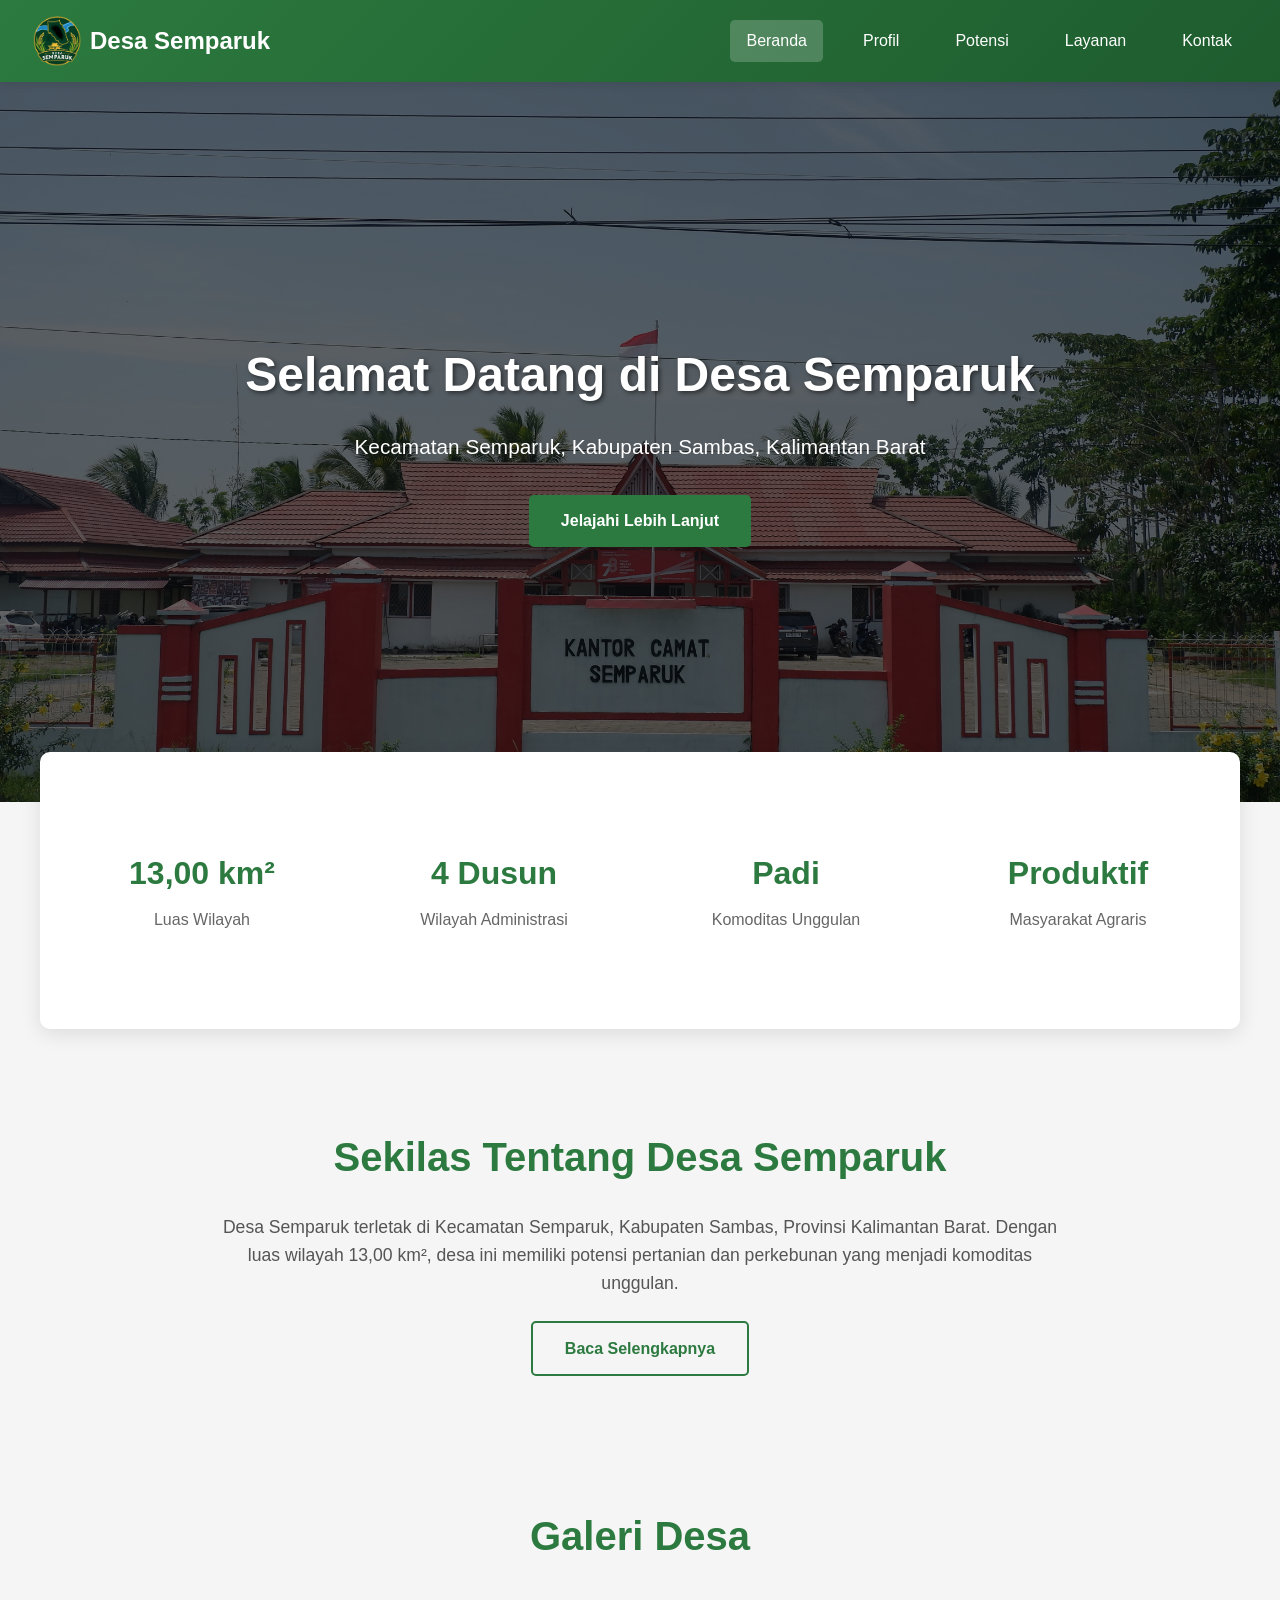
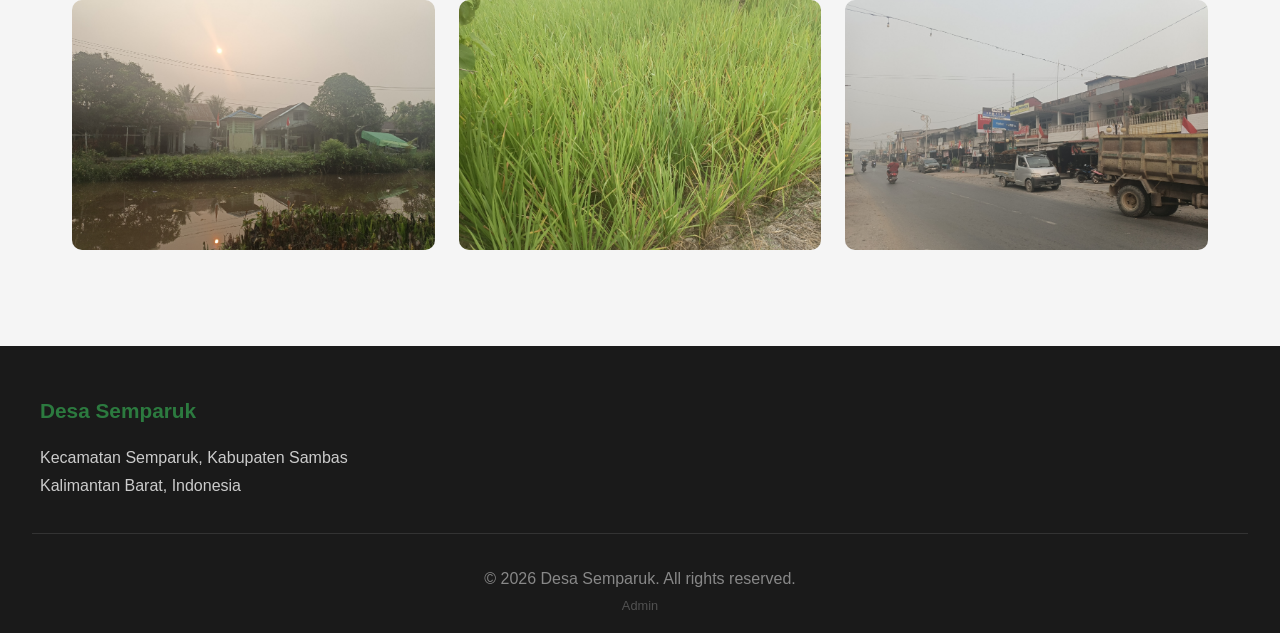
<file: index.html>
<!DOCTYPE html>
<html lang="id">
<head>
  <meta charset="UTF-8" />
  <meta name="viewport" content="width=device-width, initial-scale=1.0"/>
  <meta name="description" content="Website Desa Semparuk, Kecamatan Semparuk, Kabupaten Sambas, Kalimantan Barat"/>
  <title>Desa Semparuk – Profil, Potensi, dan Informasi Desa</title>

<meta name="description" content="Website Desa Semparuk yang menyediakan informasi profil, potensi, layanan, dan berbagai informasi tentang Desa Semparuk.">

<meta name="robots" content="index, follow">

<link rel="canonical" href="https://desasemparuk.site.je/">
  <link rel="stylesheet" href="style.css" />
</head>
<body>
  <header>
    <div class="logo">
      <img src="4447-removebg-preview.png" alt="Logo" class="logo-img"/>
      <span>Desa Semparuk</span>
    </div>
    <nav>
      <a href="index.html" class="active">Beranda</a>
      <a href="profil.html">Profil</a>
      <a href="potensi.html">Potensi</a>
      <a href="layanan.html">Layanan</a>
      <a href="kontak.html">Kontak</a>
    </nav>
    <button class="menu-toggle" id="menuToggle">☰</button>
  </header>

  <section class="hero">
    <div class="hero-content">
      <h1 id="cms-hero-title">Selamat Datang di Desa Semparuk</h1>
      <p id="cms-hero-subtitle">Kecamatan Semparuk, Kabupaten Sambas, Kalimantan Barat</p>
      <a href="profil.html" class="btn">Jelajahi Lebih Lanjut</a>
    </div>
  </section>

  <section class="stats" id="cms-stats">
    <div class="stat-card">
      <h3> 13,00 km²</h3>
      <p>Luas Wilayah</p>
    </div>
    <div class="stat-card">
      <h3>4 Dusun</h3>
      <p>Wilayah Administrasi</p>
    </div>
    <div class="stat-card">
      <h3>Padi</h3>
      <p>Komoditas Unggulan</p>
    </div>
    <div class="stat-card">
  <h3>Produktif</h3>
  <p>Masyarakat Agraris</p>
</div>
  </section>

  <section class="intro">
    <h2 id="cms-intro-title">Sekilas Tentang Desa Semparuk</h2>
    <p id="cms-intro-text">Desa Semparuk terletak di Kecamatan Semparuk, Kabupaten Sambas, Provinsi Kalimantan Barat. Dengan luas wilayah  13,00 km², desa ini memiliki potensi pertanian dan perkebunan yang menjadi komoditas unggulan.</p>
    <a href="profil.html" class="btn btn-secondary">Baca Selengkapnya</a>
  </section>

  <section class="gallery">
    <h2>Galeri Desa</h2>
    <div class="gallery-grid">
      <img src="IMG_20260830_070207_433.jpg" alt="Suasana Lorong"/>
      <img src="IMG_20260830_064853_852.jpg" alt="Padi"/>
      <img src="IMG_20260830_070400_367.jpg" alt="Pasar Semparuk"/>
    </div>
  </section>

  <footer>
    <div class="footer-content">
      <div class="footer-section">
        <h3>Desa Semparuk</h3>
        <p>Kecamatan Semparuk, Kabupaten Sambas<br/>Kalimantan Barat, Indonesia</p>
      </div>
    </div>
    <div class="footer-bottom">
      <p>&copy; 2026 Desa Semparuk. All rights reserved.</p>
      <p><a href="admin-login.html" style="opacity:0.5;font-size:0.8rem;">Admin</a></p>
    </div>
  </footer>

  <script src="config.js"></script>
  <script src="script.js"></script>
  <script src="cms.js"></script>
</body>
</html>
</file>
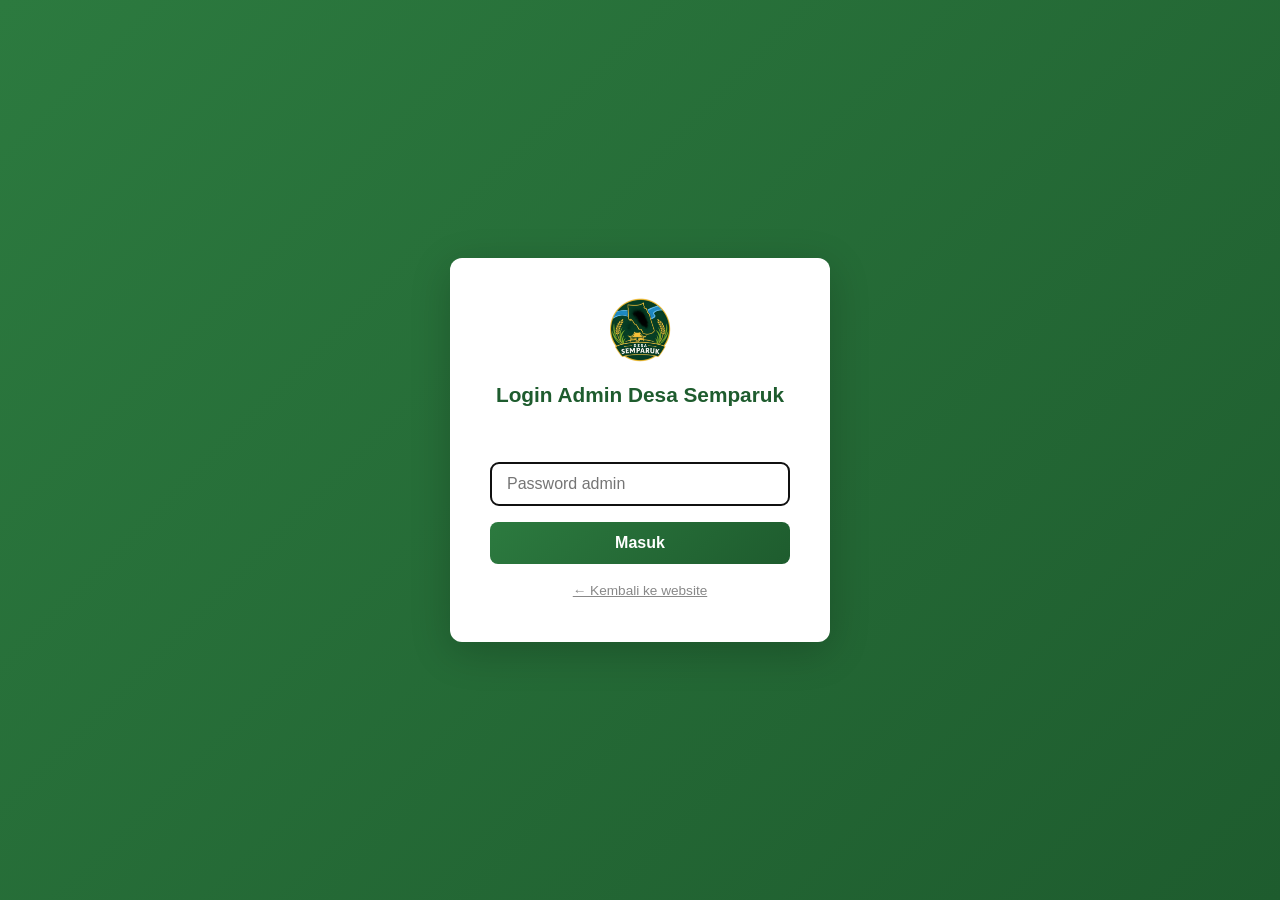
<file: admin-dashboard.html>
<!DOCTYPE html>
<html lang="id">
<head>
  <meta charset="UTF-8" />
  <meta name="viewport" content="width=device-width, initial-scale=1.0"/>
  <meta name="robots" content="noindex, nofollow">
  <title>Dashboard Admin – Desa Semparuk</title>
  <link rel="stylesheet" href="admin.css" />
</head>
<body>
  <div class="admin-layout">
    <aside class="admin-sidebar">
      <div class="brand">🌿 Admin Desa Semparuk</div>
      <nav>
        <a href="#" id="nav-beranda" data-section="beranda" class="active">Beranda</a>
        <a href="#" id="nav-profil" data-section="profil">Profil</a>
        <a href="#" id="nav-potensi" data-section="potensi">Potensi</a>
        <a href="#" id="nav-layanan" data-section="layanan">Layanan</a>
        <a href="#" id="nav-kontak" data-section="kontak">Kontak</a>
        <a href="#" id="nav-ulasan" data-section="ulasan">Ulasan Pengunjung</a>
        <a href="#" id="nav-pengaturan" data-section="pengaturan">Pengaturan</a>
      </nav>
      <a href="index.html" target="_blank" class="logout" style="margin-top:1rem;">↗ Lihat Website</a>
      <a class="logout" id="logoutBtn">⏻ Keluar</a>
    </aside>

    <main class="admin-main">

      <!-- BERANDA -->
      <div class="admin-panel active" id="panel-beranda">
        <h1>Beranda</h1>
        <p class="subtitle">Kelola konten yang tampil di halaman utama website.</p>
        <div id="form-beranda"></div>
        <button class="btn-save" id="save-beranda" data-section="beranda">Simpan Perubahan</button>
        <span class="save-status" id="status-beranda"></span>
      </div>

      <!-- PROFIL -->
      <div class="admin-panel" id="panel-profil">
        <h1>Profil Desa</h1>
        <p class="subtitle">Kelola sejarah, visi misi, data geografis, pemerintahan, dan lainnya.</p>
        <div id="form-profil"></div>
        <button class="btn-save" id="save-profil" data-section="profil">Simpan Perubahan</button>
        <span class="save-status" id="status-profil"></span>
      </div>

      <!-- POTENSI -->
      <div class="admin-panel" id="panel-potensi">
        <h1>Potensi Desa</h1>
        <p class="subtitle">Kelola daftar potensi yang ditampilkan di halaman Potensi.</p>
        <div id="form-potensi"></div>
        <button class="btn-save" id="save-potensi" data-section="potensi">Simpan Perubahan</button>
        <span class="save-status" id="status-potensi"></span>
      </div>

      <!-- LAYANAN -->
      <div class="admin-panel" id="panel-layanan">
        <h1>Layanan Publik</h1>
        <p class="subtitle">Kelola kategori layanan dan jam pelayanan kantor desa.</p>
        <div id="form-layanan"></div>
        <button class="btn-save" id="save-layanan" data-section="layanan">Simpan Perubahan</button>
        <span class="save-status" id="status-layanan"></span>
      </div>

      <!-- KONTAK -->
      <div class="admin-panel" id="panel-kontak">
        <h1>Kontak</h1>
        <p class="subtitle">Kelola informasi kontak yang tampil di halaman Kontak.</p>
        <div id="form-kontak"></div>
        <button class="btn-save" id="save-kontak" data-section="kontak">Simpan Perubahan</button>
        <span class="save-status" id="status-kontak"></span>
      </div>

      <!-- ULASAN -->
      <div class="admin-panel" id="panel-ulasan">
        <h1>Ulasan Pengunjung</h1>
        <p class="subtitle">Lihat dan hapus ulasan yang dikirim pengunjung lewat halaman Kontak.</p>
        <div id="reviewsList"></div>
      </div>

      <!-- PENGATURAN -->
      <div class="admin-panel" id="panel-pengaturan">
        <h1>Pengaturan</h1>
        <p class="subtitle">Ganti password admin.</p>
        <div class="field-group">
          <label class="field-label">Password Lama</label>
          <input type="password" id="oldPassword" />
          <br/><br/>
          <label class="field-label">Password Baru (minimal 6 karakter)</label>
          <input type="password" id="newPassword" />
        </div>
        <button class="btn-save" id="changePasswordBtn">Ganti Password</button>
        <span class="save-status" id="passwordStatus"></span>
      </div>

    </main>
  </div>

  <script src="config.js"></script>
  <script src="admin.js"></script>
</body>
</html>
</file>
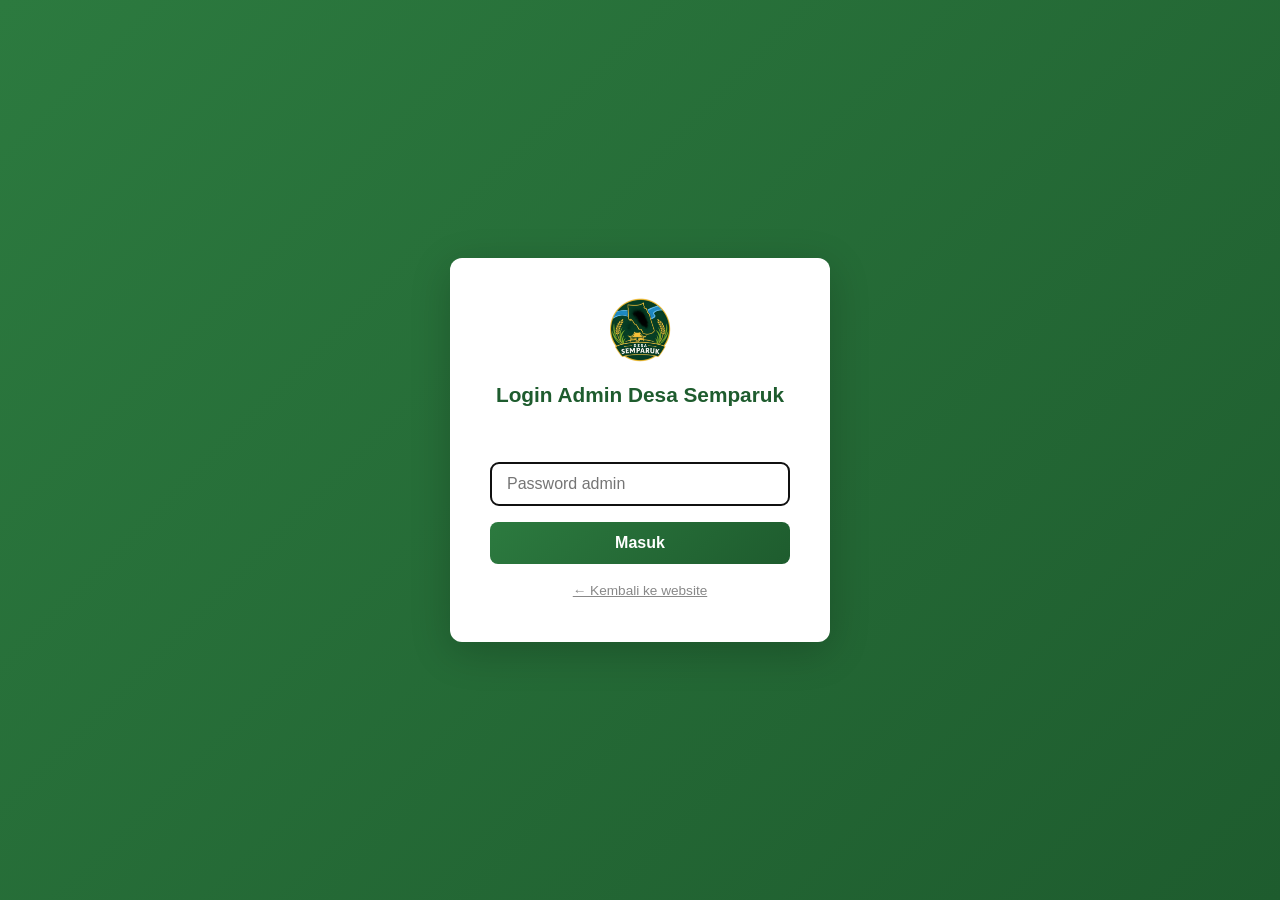
<file: admin-login.html>
<!DOCTYPE html>
<html lang="id">
<head>
  <meta charset="UTF-8" />
  <meta name="viewport" content="width=device-width, initial-scale=1.0"/>
  <meta name="robots" content="noindex, nofollow">
  <title>Login Admin – Desa Semparuk</title>
  <link rel="stylesheet" href="admin.css" />
</head>
<body>
  <div class="login-wrap">
    <div class="login-card">
      <img src="4447-removebg-preview.png" alt="Logo" />
      <h1>Login Admin Desa Semparuk</h1>
      <div class="msg" id="loginMsg"></div>
      <form id="loginForm">
        <input type="password" id="password" placeholder="Password admin" required autofocus />
        <button type="submit" id="loginBtn">Masuk</button>
      </form>
      <a href="index.html" class="back-link">&larr; Kembali ke website</a>
    </div>
  </div>

  <script src="config.js"></script>
  <script>
    const form = document.getElementById('loginForm');
    const msg = document.getElementById('loginMsg');
    const btn = document.getElementById('loginBtn');

    // Jika sudah login, langsung ke dashboard
    if (sessionStorage.getItem('adminToken')) {
      window.location.href = 'admin-dashboard.html';
    }

    form.addEventListener('submit', async (e) => {
      e.preventDefault();
      const password = document.getElementById('password').value;
      msg.textContent = '';
      btn.disabled = true;
      btn.textContent = 'Memeriksa...';

      try {
        const res = await fetch(GOOGLE_SCRIPT_URL, {
          method: 'POST',
          headers: { 'Content-Type': 'text/plain;charset=utf-8' },
          body: JSON.stringify({ action: 'login', password })
        });
        const data = await res.json();

        if (data.success) {
          sessionStorage.setItem('adminToken', data.token);
          window.location.href = 'admin-dashboard.html';
        } else {
          msg.textContent = data.error || 'Login gagal.';
        }
      } catch (err) {
        msg.textContent = 'Tidak bisa terhubung ke server. Cek koneksi & pengaturan URL Apps Script.';
      } finally {
        btn.disabled = false;
        btn.textContent = 'Masuk';
      }
    });
  </script>
</body>
</html>
</file>
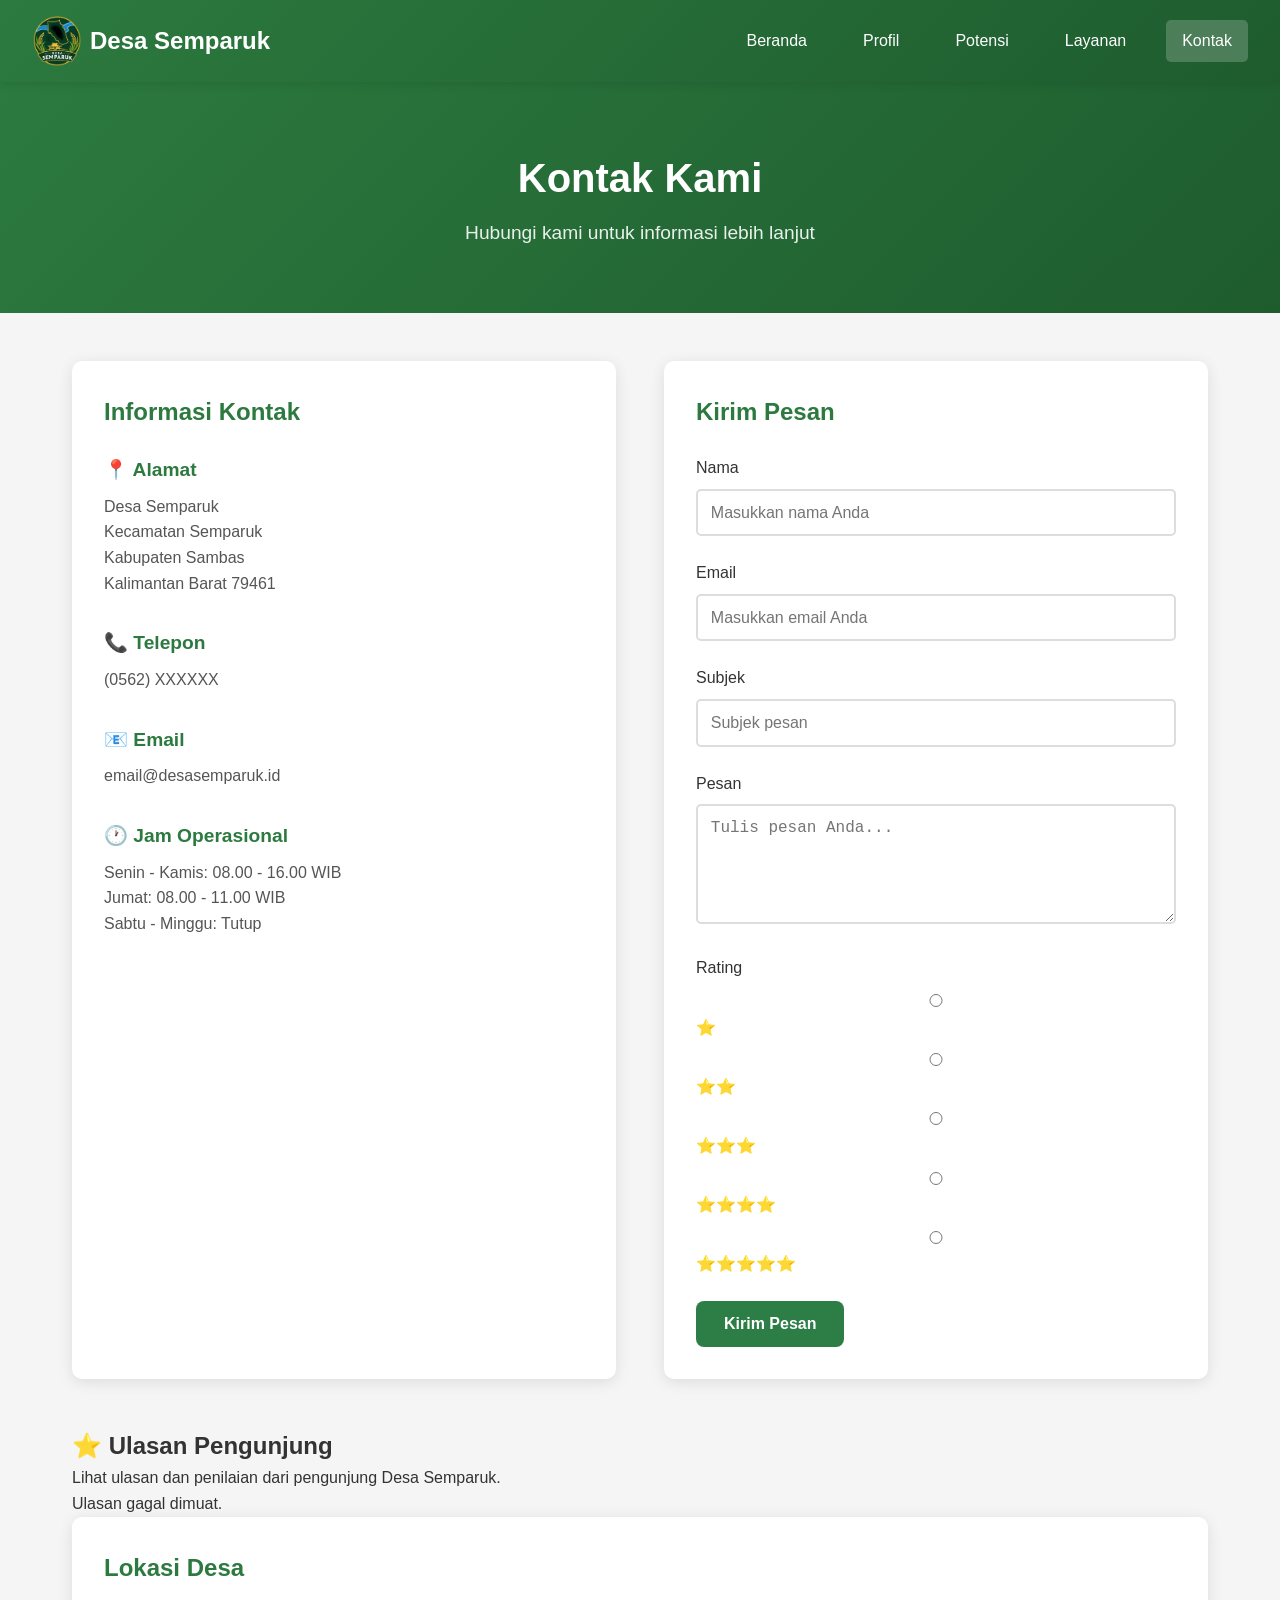
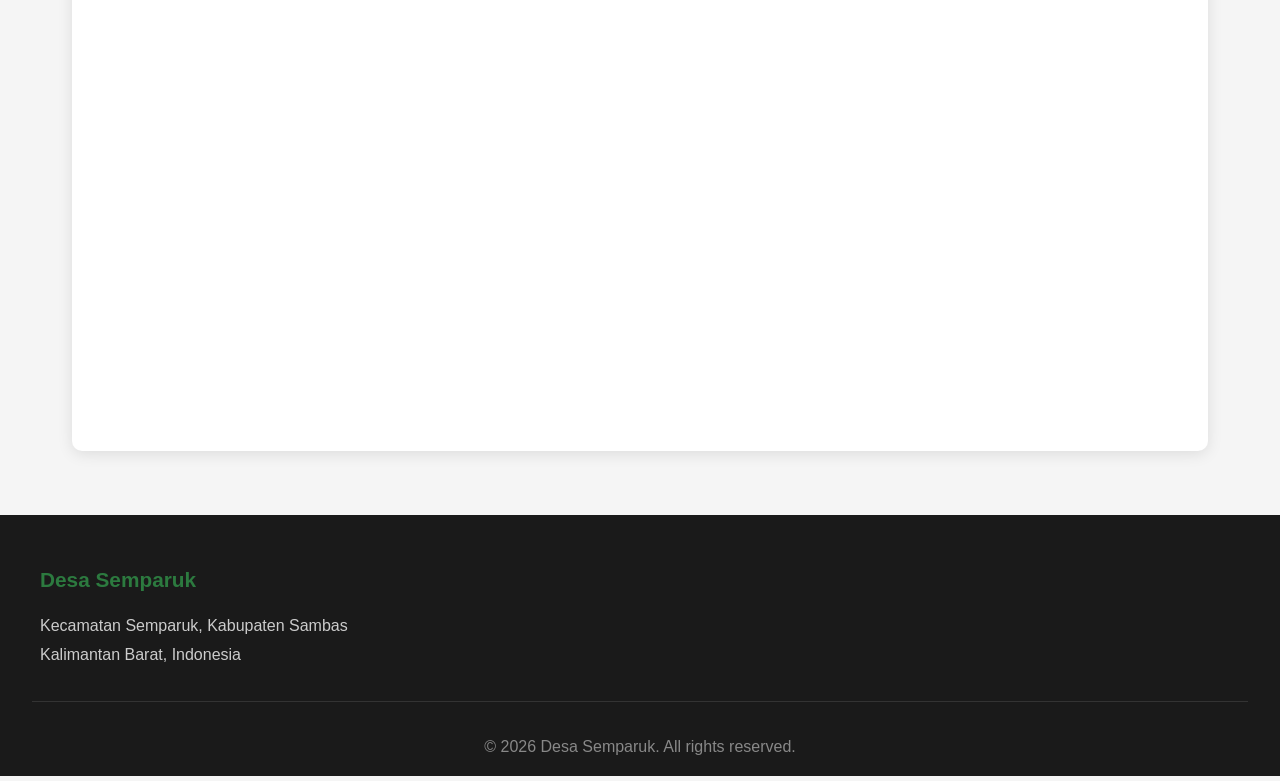
<file: kontak.html>
<!DOCTYPE html>
<html lang="id">

<head>
  <meta charset="UTF-8" />
  <meta name="viewport" content="width=device-width, initial-scale=1.0" />
  <title>Kontak Desa Semparuk – Hubungi Kami</title>
<meta name="description" content="Halaman kontak dan informasi untuk menghubungi Desa Semparuk.">
  <link rel="stylesheet" href="style.css" />
</head>

<body>

  <!-- ===== HEADER ===== -->
  <header>
    <div class="logo">
      <img
        src="4447-removebg-preview.png"
        alt="Logo Desa Semparuk"
        class="logo-img"
      />
      <span>Desa Semparuk</span>
    </div>

    <nav>
      <a href="index.html">Beranda</a>
      <a href="profil.html">Profil</a>
      <a href="potensi.html">Potensi</a>
      <a href="layanan.html">Layanan</a>
      <a href="kontak.html" class="active">Kontak</a>
    </nav>

    <button class="menu-toggle" id="menuToggle">☰</button>
  </header>


  <!-- ===== PAGE HEADER ===== -->
  <section class="page-header">
    <h1>Kontak Kami</h1>
    <p>Hubungi kami untuk informasi lebih lanjut</p>
  </section>


  <!-- ===== CONTENT ===== -->
  <section class="content">

    <div class="kontak-wrapper">

      <!-- ===== INFORMASI KONTAK ===== -->
      <div class="kontak-info">

        <h2>Informasi Kontak</h2>

        <div class="info-item">
          <h3>📍 Alamat</h3>
          <p id="cms-alamat">
            Desa Semparuk<br />
            Kecamatan Semparuk<br />
            Kabupaten Sambas<br />
            Kalimantan Barat 79461
          </p>
        </div>

        <div class="info-item">
          <h3>📞 Telepon</h3>
          <p id="cms-telepon">(0562) XXXXXX</p>
        </div>

        <div class="info-item">
          <h3>📧 Email</h3>
          <p id="cms-email">email@desasemparuk.id</p>
        </div>

        <div class="info-item">
          <h3>🕐 Jam Operasional</h3>
          <p id="cms-jam-operasional">
            Senin - Kamis: 08.00 - 16.00 WIB<br />
            Jumat: 08.00 - 11.00 WIB<br />
            Sabtu - Minggu: Tutup
          </p>
        </div>

      </div>


      <!-- ===== FORM KONTAK ===== -->
      <div class="kontak-form">

        <h2>Kirim Pesan</h2>

        <form id="contactForm">

          <div class="form-group">
            <label for="nama">Nama</label>

            <input
              type="text"
              id="nama"
              name="nama"
              placeholder="Masukkan nama Anda"
              required
            />
          </div>


          <div class="form-group">
            <label for="email">Email</label>

            <input
              type="email"
              id="email"
              name="email"
              placeholder="Masukkan email Anda"
              required
            />
          </div>


          <div class="form-group">
            <label for="subjek">Subjek</label>

            <input
              type="text"
              id="subjek"
              name="subjek"
              placeholder="Subjek pesan"
              required
            />
          </div>


          <div class="form-group">
            <label for="pesan">Pesan</label>

            <textarea
              id="pesan"
              name="pesan"
              rows="5"
              placeholder="Tulis pesan Anda..."
              required
            ></textarea>
          </div>


          <!-- ===== RATING ===== -->
          <div class="form-group">

            <label>Rating</label>

            <div class="rating-input">

              <label>
                <input
                  type="radio"
                  name="rating"
                  value="1"
                  required
                />
                ⭐
              </label>

              <label>
                <input
                  type="radio"
                  name="rating"
                  value="2"
                />
                ⭐⭐
              </label>

              <label>
                <input
                  type="radio"
                  name="rating"
                  value="3"
                />
                ⭐⭐⭐
              </label>

              <label>
                <input
                  type="radio"
                  name="rating"
                  value="4"
                />
                ⭐⭐⭐⭐
              </label>

              <label>
                <input
                  type="radio"
                  name="rating"
                  value="5"
                />
                ⭐⭐⭐⭐⭐
              </label>

            </div>

          </div>


          <button type="submit" class="btn">
            Kirim Pesan
          </button>

        </form>

      </div>

    </div>


    <!-- ===== ULASAN PENGUNJUNG ===== -->

    <div class="ulasan-section">

      <h2>⭐ Ulasan Pengunjung</h2>

      <p class="ulasan-intro">
        Lihat ulasan dan penilaian dari pengunjung Desa Semparuk.
      </p>

      <div id="ulasanContainer">

        <p id="loadingUlasan">
          Memuat ulasan...
        </p>

        <div id="daftarUlasan"></div>

      </div>

    </div>


    <!-- ===== LOKASI DESA ===== -->

    <div class="map-section">

      <h2>Lokasi Desa</h2>

      <div class="map-container">

        <iframe
          src="https://www.google.com/maps/embed?pb=!1m18!1m12!1m3!1d18974.86491471189!2d109.10151152522246!3d1.1787715364190103!2m3!1f0!2f0!3f0!3m2!1i1024!2i768!4f13.1!3m3!1m2!1s0x31e49df1788b9505%3A0x7a98b74405d9af21!2sKec.%20Semparuk%2C%20Kabupaten%20Sambas%2C%20Kalimantan%20Barat!5e0!3m2!1sid!2sid!4v1787822150719!5m2!1sid!2sid"
          width="100%"
          height="400"
          style="border:0;"
          allowfullscreen
          loading="lazy"
          referrerpolicy="strict-origin-when-cross-origin">
        </iframe>

      </div>

    </div>

  </section>


  <!-- ===== FOOTER ===== -->

  <footer>

    <div class="footer-content">

      <div class="footer-section">

        <h3>Desa Semparuk</h3>

        <p>
          Kecamatan Semparuk, Kabupaten Sambas<br />
          Kalimantan Barat, Indonesia
        </p>

      </div>

    </div>

    <div class="footer-bottom">

      <p>
        &copy; 2026 Desa Semparuk. All rights reserved.
      </p>

    </div>

  </footer>


  <!-- ===== JAVASCRIPT ===== -->

  <script src="config.js"></script>
  <script src="script.js"></script>
  <script src="cms.js"></script>

</body>
</html>
</file>
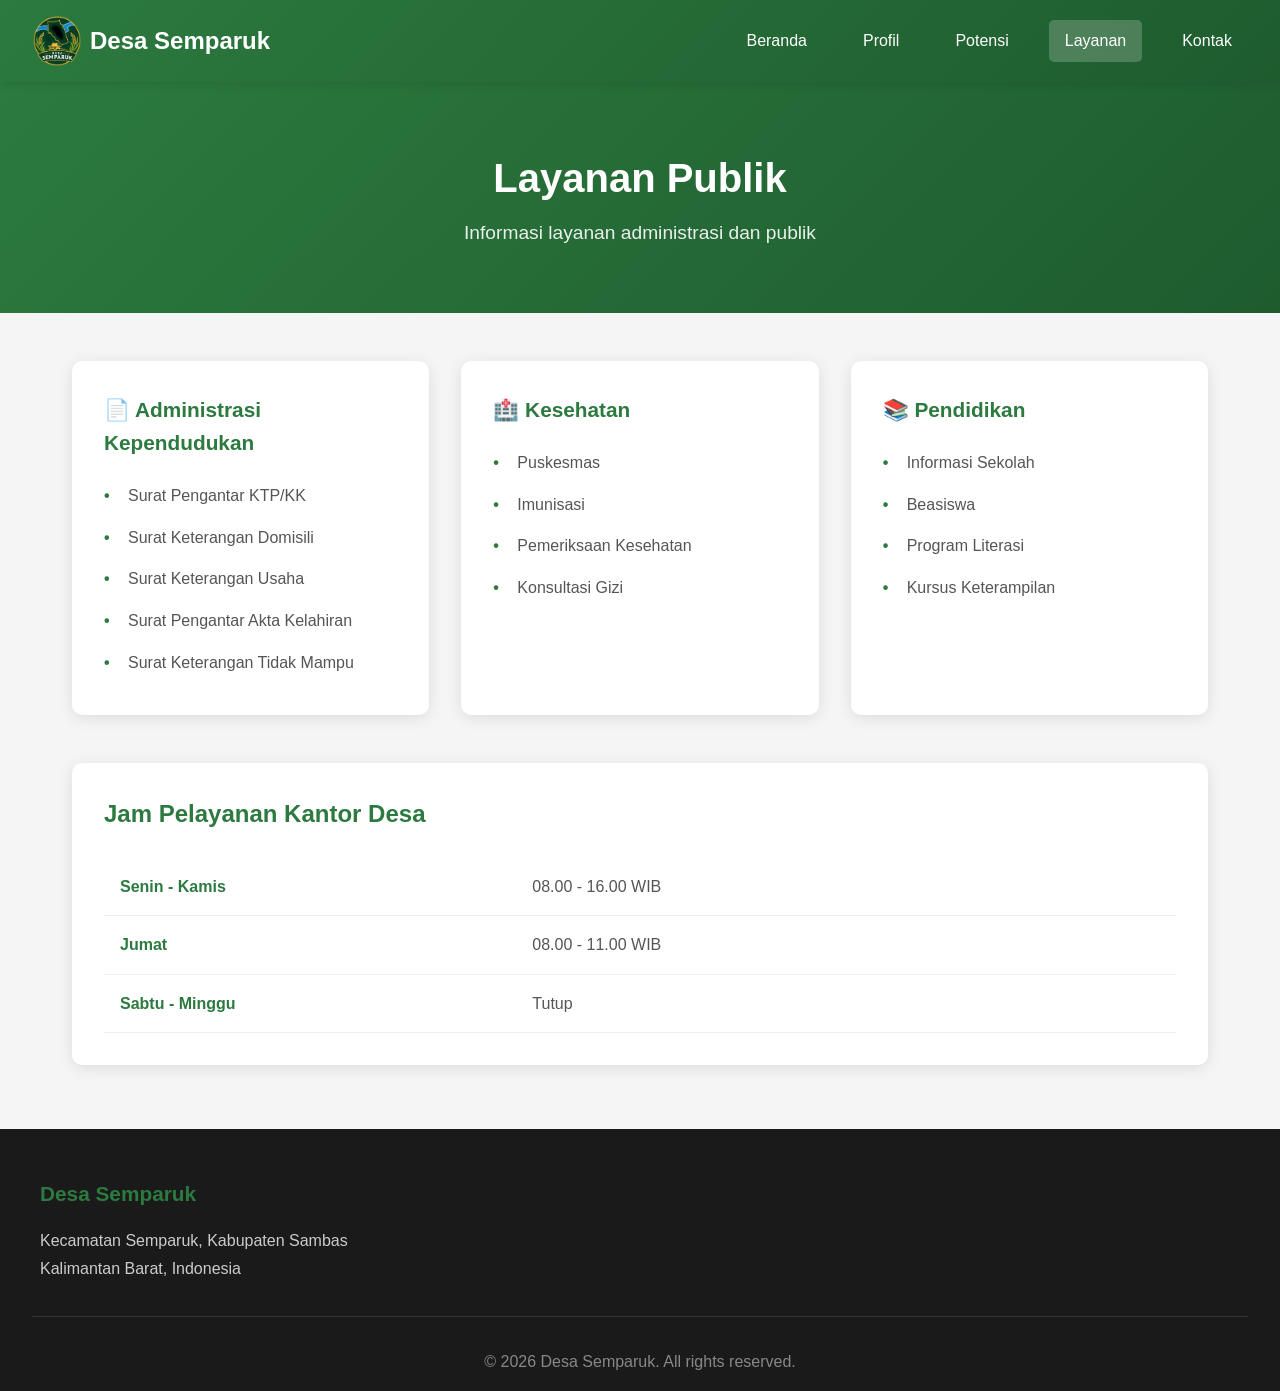
<file: layanan.html>
<!DOCTYPE html>
<html lang="id">
<head>
  <meta charset="UTF-8" />
  <meta name="viewport" content="width=device-width, initial-scale=1.0"/>
  <title>Layanan Desa Semparuk – Informasi Pelayanan</title>
<meta name="description" content="Informasi layanan dan pelayanan Desa Semparuk.">
  <link rel="stylesheet" href="style.css" />
</head>
<body>
  <header>
    <div class="logo">
      <img src="4447-removebg-preview.png" alt="Logo Desa Semparuk" class="logo-img"/>
      <span>Desa Semparuk</span>
    </div>
    <nav>
      <a href="index.html">Beranda</a>
      <a href="profil.html">Profil</a>
      <a href="potensi.html">Potensi</a>
      <a href="layanan.html" class="active">Layanan</a>
      <a href="kontak.html">Kontak</a>
    </nav>
    <button class="menu-toggle" id="menuToggle">☰</button>
  </header>

  <section class="page-header">
    <h1>Layanan Publik</h1>
    <p>Informasi layanan administrasi dan publik</p>
  </section>

  <section class="content">
    <div class="layanan-grid" id="cms-layanan-grid">
      <div class="layanan-card">
        <h3>📄 Administrasi Kependudukan</h3>
        <ul>
          <li>Surat Pengantar KTP/KK</li>
          <li>Surat Keterangan Domisili</li>
          <li>Surat Keterangan Usaha</li>
          <li>Surat Pengantar Akta Kelahiran</li>
          <li>Surat Keterangan Tidak Mampu</li>
        </ul>
      </div>

      <div class="layanan-card">
        <h3>🏥 Kesehatan</h3>
        <ul>
          <li>Puskesmas</li>
          <li>Imunisasi</li>
          <li>Pemeriksaan Kesehatan</li>
          <li>Konsultasi Gizi</li>
        </ul>
      </div>

      <div class="layanan-card">
        <h3>📚 Pendidikan</h3>
        <ul>
          <li>Informasi Sekolah</li>
          <li>Beasiswa</li>
          <li>Program Literasi</li>
          <li>Kursus Keterampilan</li>
        </ul>
      </div>
    </div>

    <div class="jam-layanan">
      <h2>Jam Pelayanan Kantor Desa</h2>
      <table class="data-table"><tbody id="cms-jam-layanan-body">
        <tr>
          <td>Senin - Kamis</td>
          <td>08.00 - 16.00 WIB</td>
        </tr>
        <tr>
          <td>Jumat</td>
          <td>08.00 - 11.00 WIB</td>
        </tr>
        <tr>
          <td>Sabtu - Minggu</td>
          <td>Tutup</td>
        </tr>
      </tbody></table>
    </div>
  </section>

  <footer>
    <div class="footer-content">
      <div class="footer-section">
        <h3>Desa Semparuk</h3>
        <p>Kecamatan Semparuk, Kabupaten Sambas<br/>Kalimantan Barat, Indonesia</p>
      </div>
    </div>
    <div class="footer-bottom">
      <p>&copy; 2026 Desa Semparuk. All rights reserved.</p>
    </div>
  </footer>

  <script src="config.js"></script>
  <script src="script.js"></script>
  <script src="cms.js"></script>
</body>
</html>
</file>
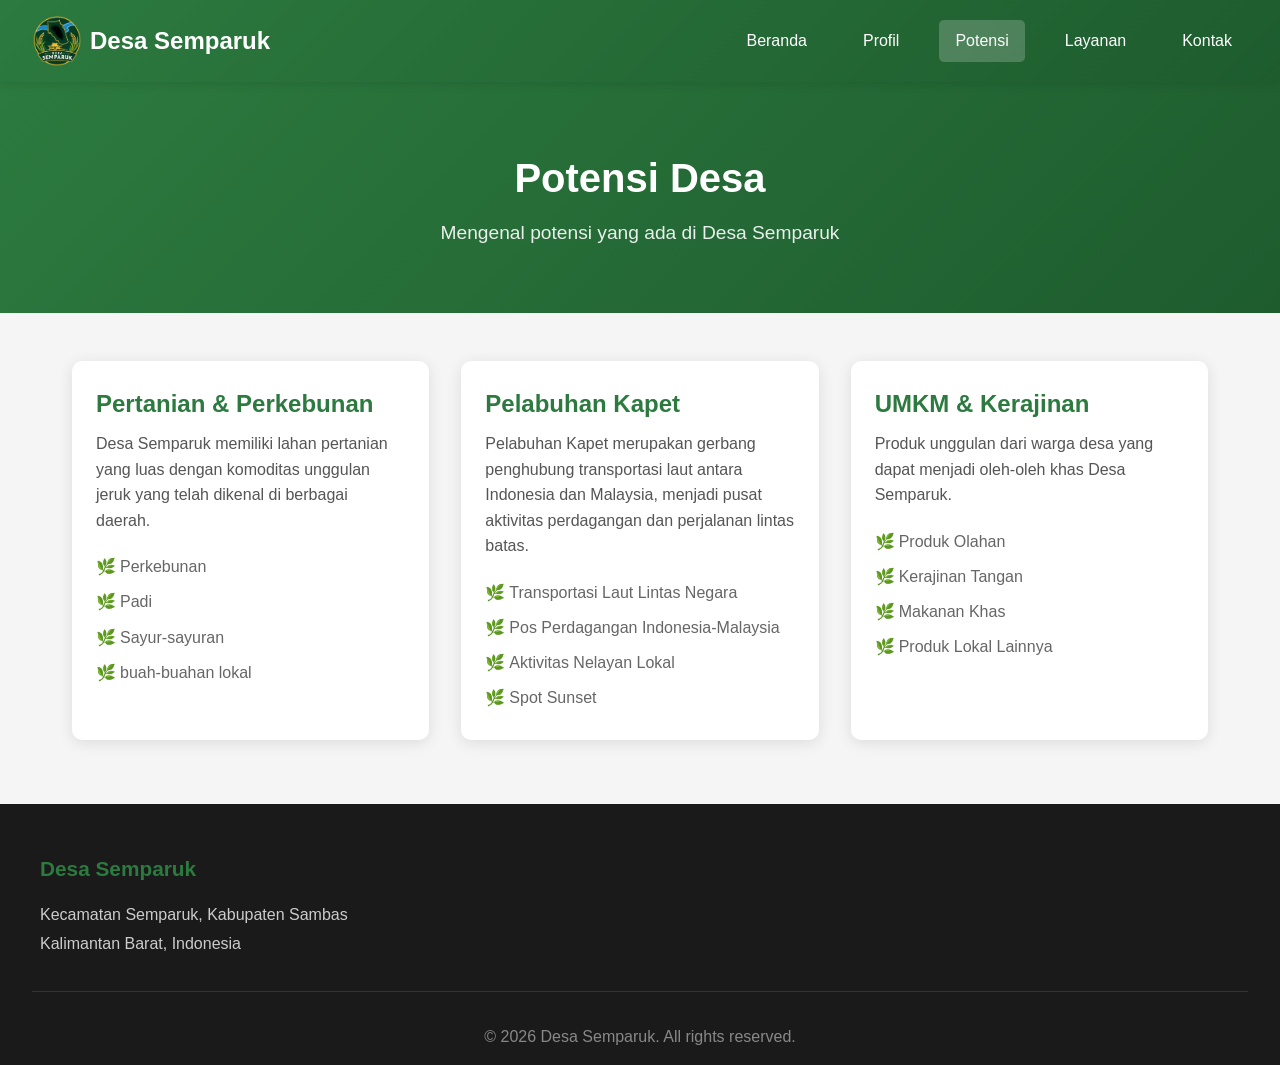
<file: potensi.html>
<!DOCTYPE html>
<html lang="id">
<head>
  <meta charset="UTF-8" />
  <meta name="viewport" content="width=device-width, initial-scale=1.0"/>
  <title>Potensi Desa Semparuk – Informasi Potensi Desa</title>
<meta name="description" content="Informasi berbagai potensi yang dimiliki Desa Semparuk.">
  <link rel="stylesheet" href="style.css" />
</head>
<body>
  <header>
    <div class="logo">
      <img src="4447-removebg-preview.png" alt="Logo Desa Semparuk" class="logo-img"/>
      <span>Desa Semparuk</span>
    </div>
    <nav>
      <a href="index.html">Beranda</a>
      <a href="profil.html">Profil</a>
      <a href="potensi.html" class="active">Potensi</a>
      <a href="layanan.html">Layanan</a>
      <a href="kontak.html">Kontak</a>
    </nav>
    <button class="menu-toggle" id="menuToggle">☰</button>
  </header>

  <section class="page-header">
    <h1>Potensi Desa</h1>
    <p>Mengenal potensi yang ada di Desa Semparuk</p>
  </section>

  <section class="content">
    <div class="potensi-grid" id="cms-potensi-grid">
      <div class="potensi-card">
        <h3>Pertanian & Perkebunan</h3>
        <p>Desa Semparuk memiliki lahan pertanian yang luas dengan komoditas unggulan jeruk yang telah dikenal di berbagai daerah.</p>
        <ul>
          <li>Perkebunan</li>
          <li>Padi</li>
          <li>Sayur-sayuran</li>
          <li>buah-buahan lokal</li>
        </ul>
      </div>

    <div class="potensi-card">
  <h3>Pelabuhan Kapet</h3>
  <p>Pelabuhan Kapet merupakan gerbang penghubung transportasi laut antara Indonesia dan Malaysia, menjadi pusat aktivitas perdagangan dan perjalanan lintas batas.</p>
  <ul>
    <li>Transportasi Laut Lintas Negara</li>
    <li>Pos Perdagangan Indonesia-Malaysia</li>
    <li>Aktivitas Nelayan Lokal</li>
    <li>Spot Sunset</li>
  </ul>
</div>

      <div class="potensi-card">
        <h3>UMKM & Kerajinan</h3>
        <p>Produk unggulan dari warga desa yang dapat menjadi oleh-oleh khas Desa Semparuk.</p>
        <ul>
          <li>Produk Olahan</li>
          <li>Kerajinan Tangan</li>
          <li>Makanan Khas</li>
          <li>Produk Lokal Lainnya</li>
        </ul>
      </div>
    </div>
  </section>

  <footer>
    <div class="footer-content">
      <div class="footer-section">
        <h3>Desa Semparuk</h3>
        <p>Kecamatan Semparuk, Kabupaten Sambas<br/>Kalimantan Barat, Indonesia</p>
      </div>
    </div>
    <div class="footer-bottom">
      <p>&copy; 2026 Desa Semparuk. All rights reserved.</p>
    </div>
  </footer>

  <script src="config.js"></script>
  <script src="script.js"></script>
  <script src="cms.js"></script>
</body>
</html>
</file>
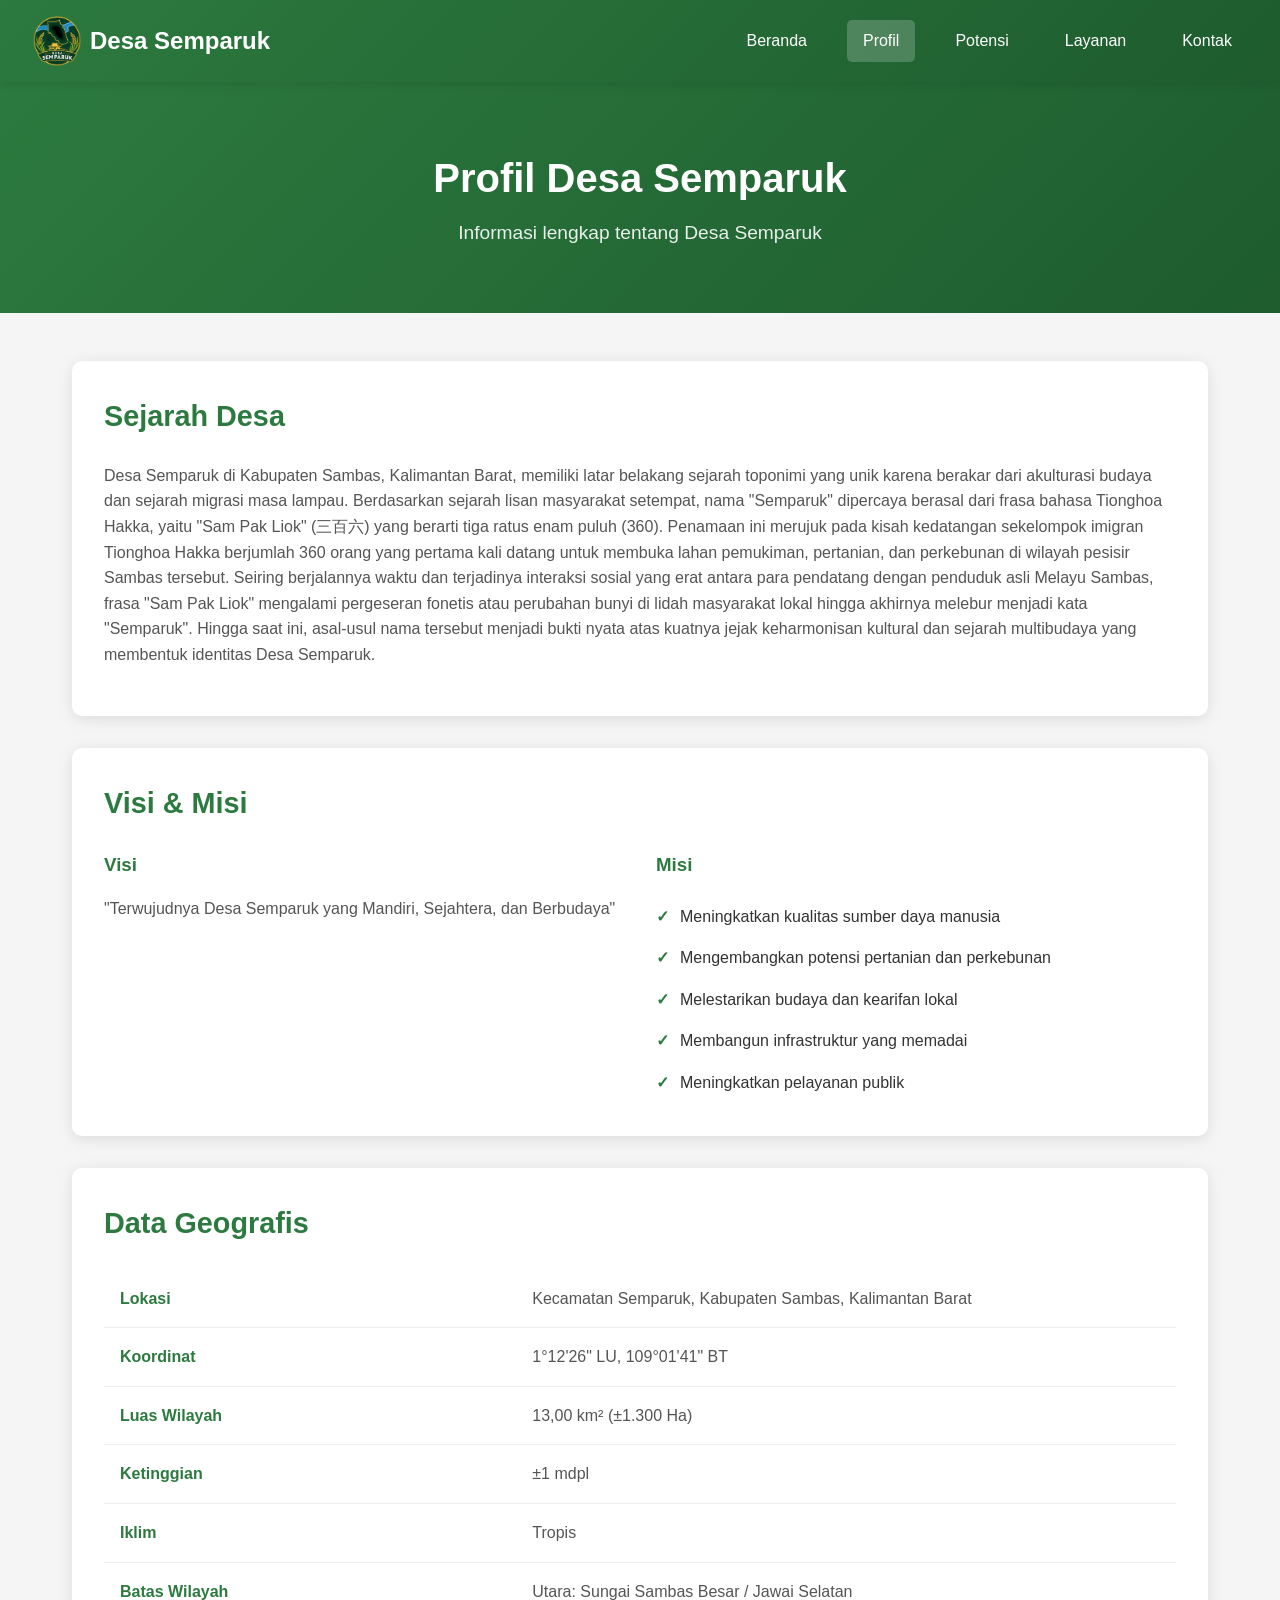
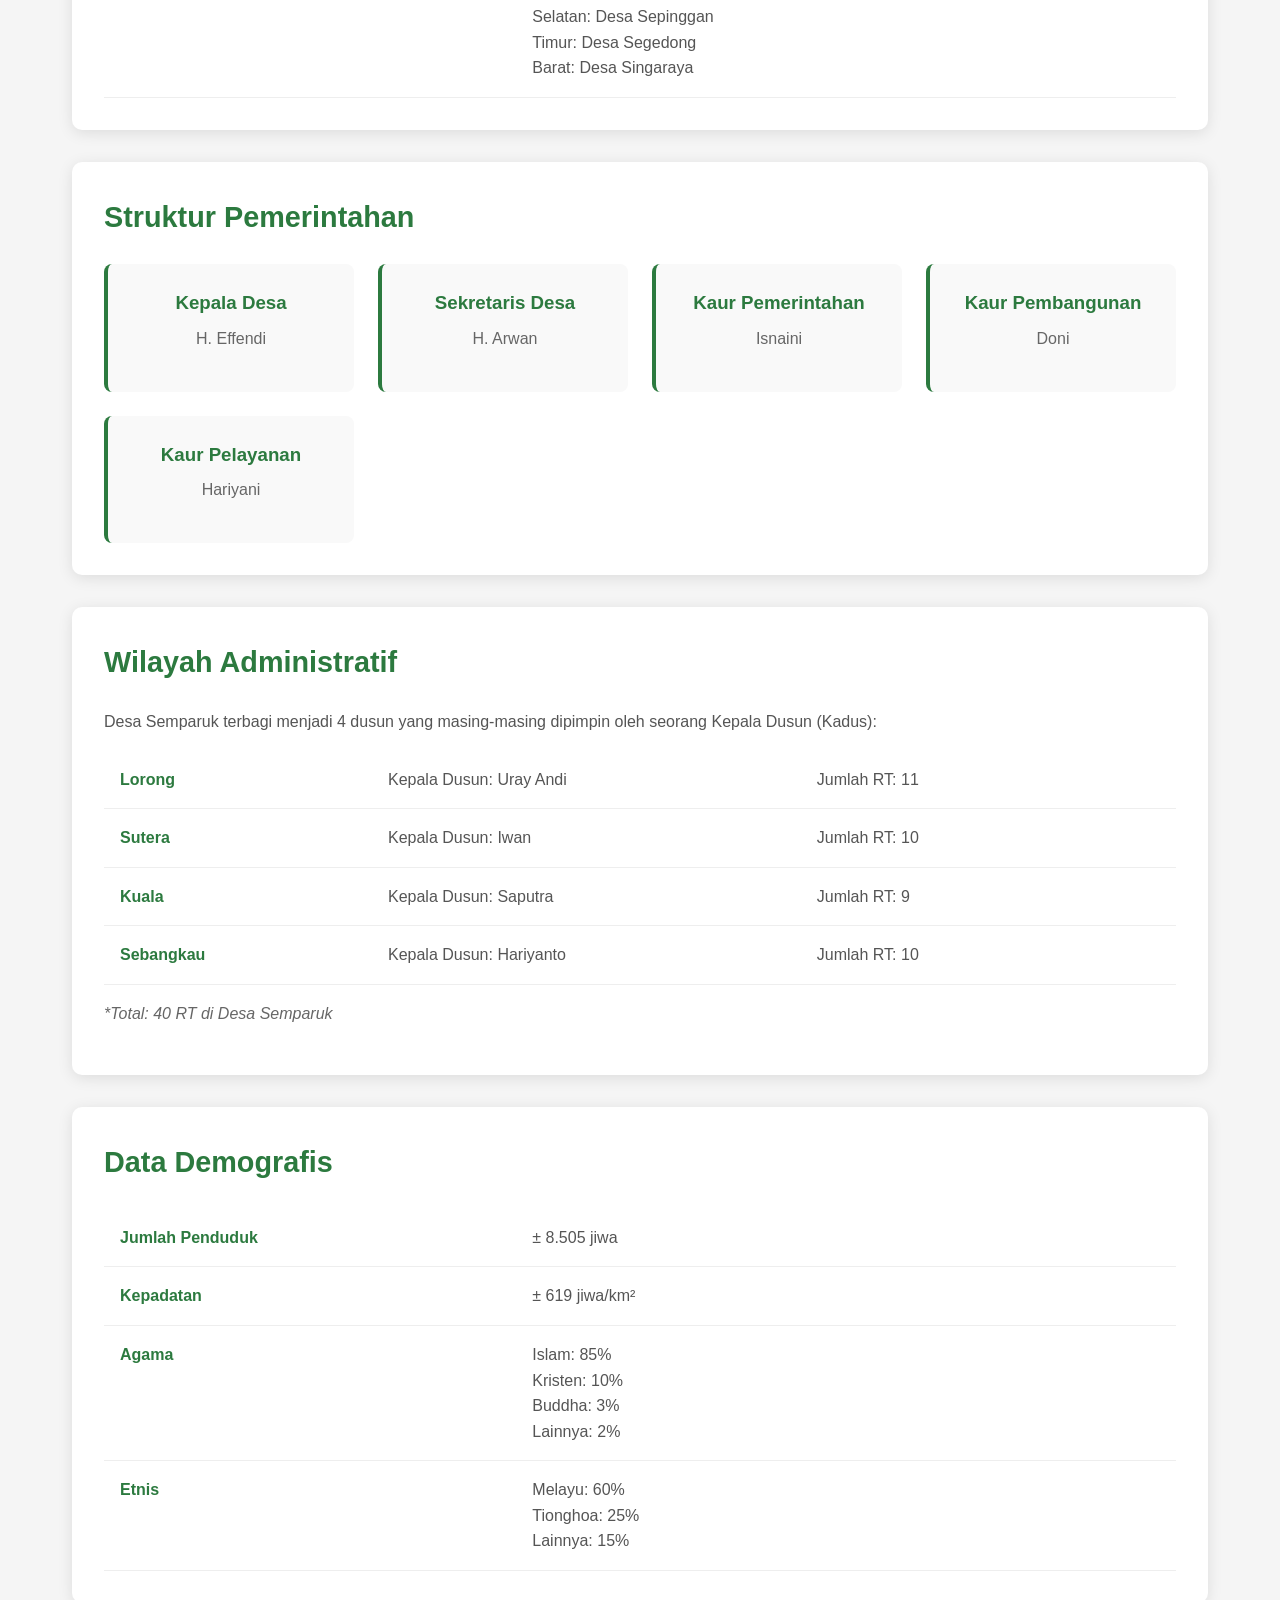
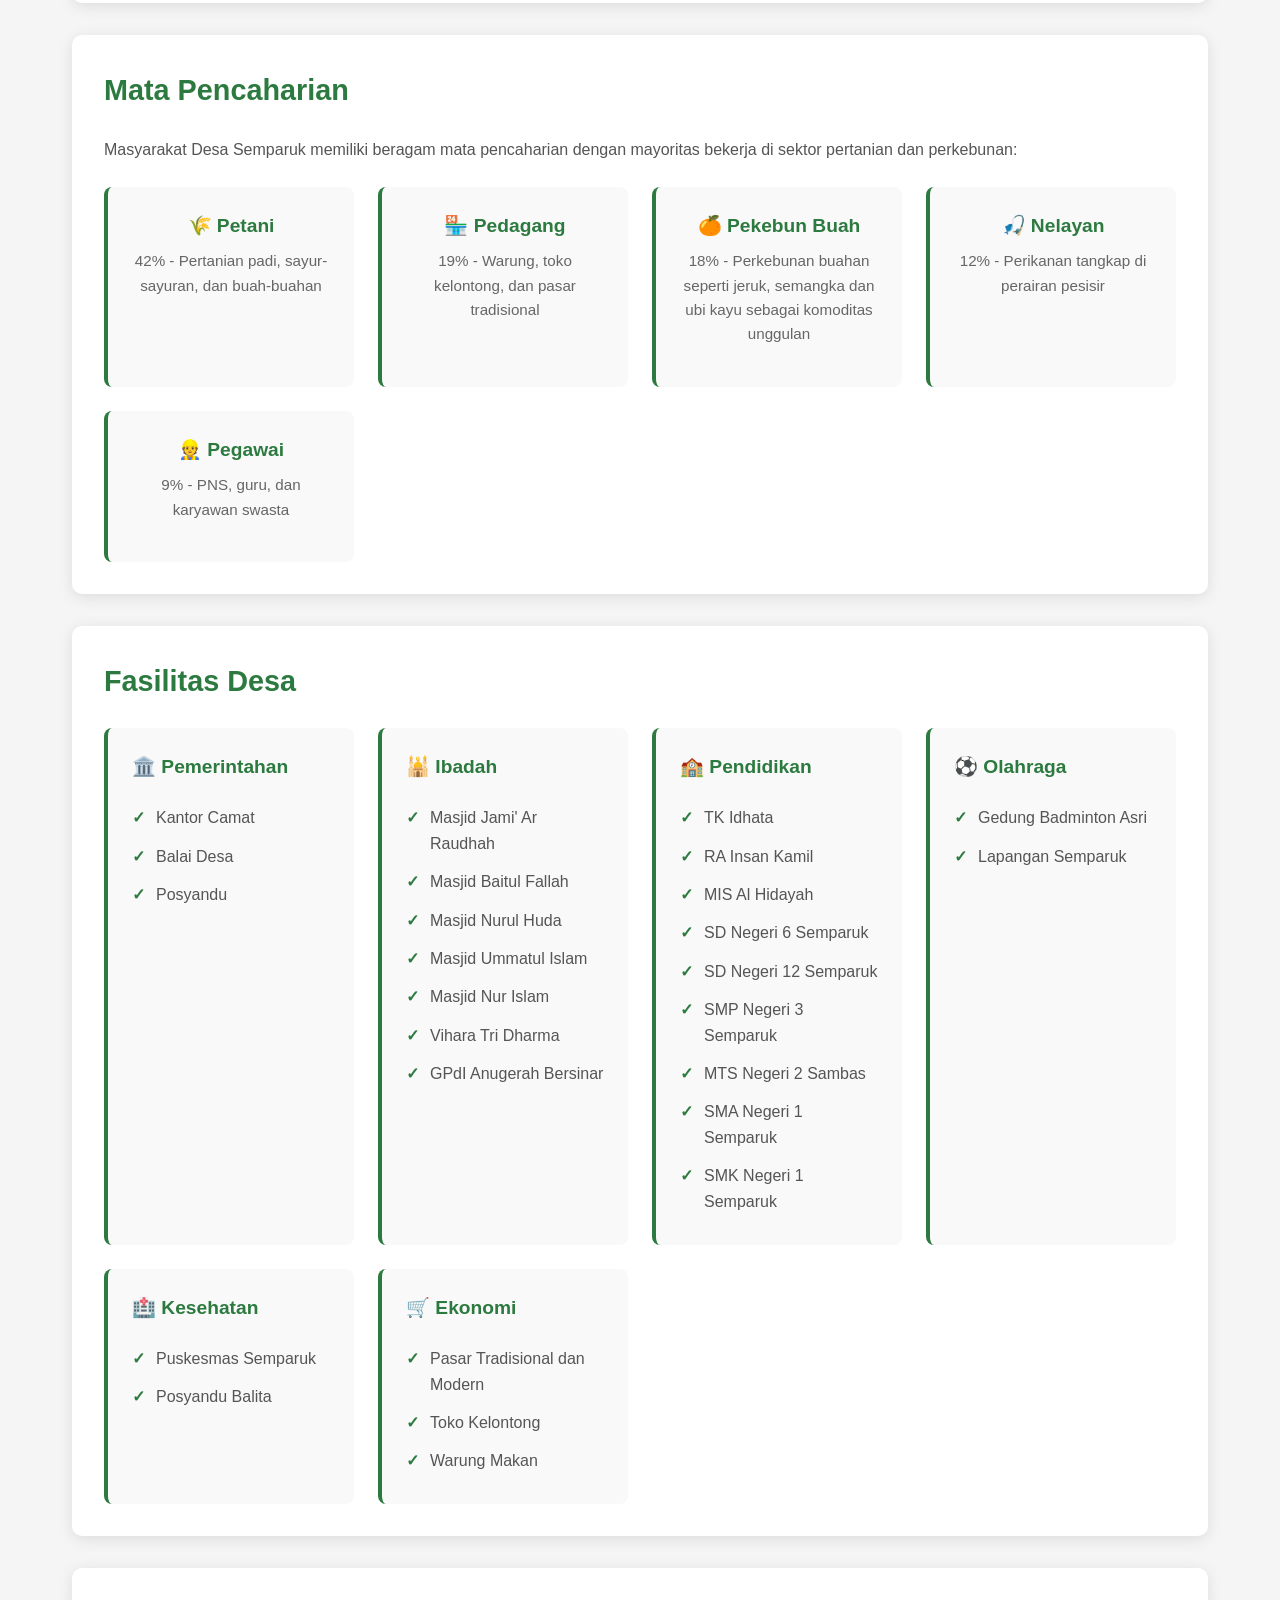
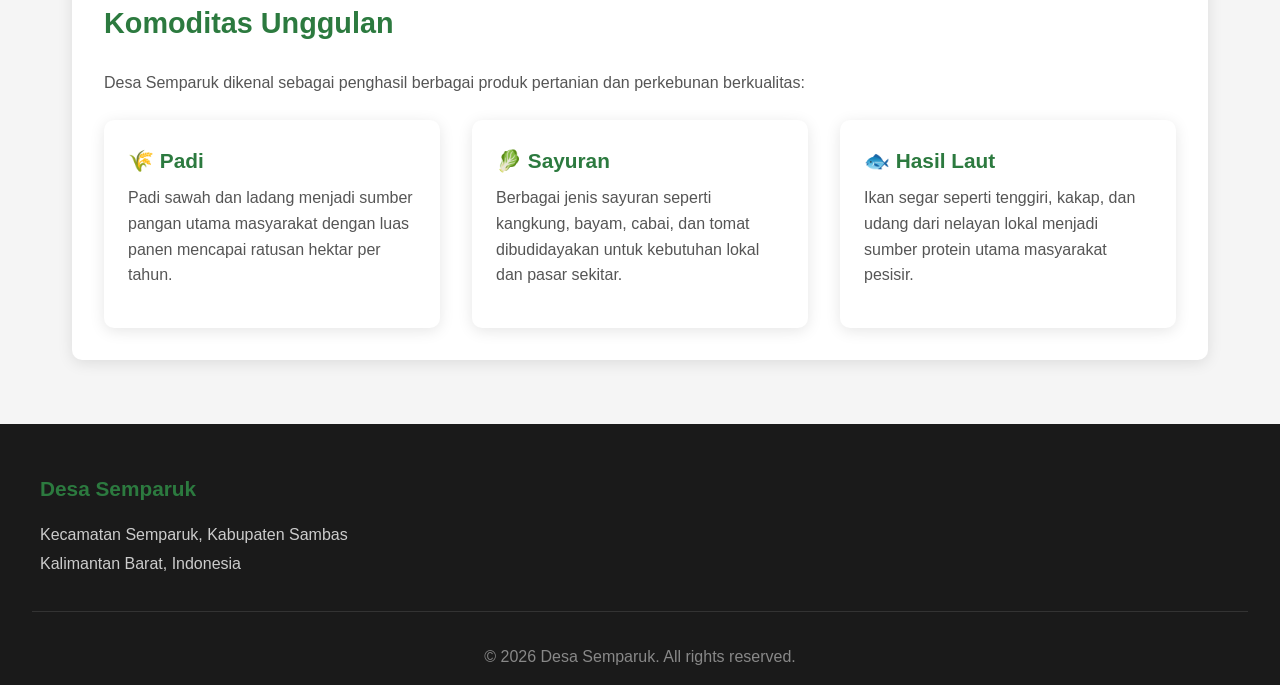
<file: profil.html>
<!DOCTYPE html>
<html lang="id">
<head>
  <meta charset="UTF-8" />
  <meta name="viewport" content="width=device-width, initial-scale=1.0"/>
  <title>Profil Desa Semparuk – Sejarah dan Informasi Desa</title>
<meta name="description" content="Informasi profil dan sejarah Desa Semparuk.">
  <link rel="stylesheet" href="style.css" />
</head>
<body>
  <header>
    <div class="logo">
      <img src="4447-removebg-preview.png" alt="Logo Desa Semparuk" class="logo-img"/>
      <span>Desa Semparuk</span>
    </div>
    <nav>
      <a href="index.html">Beranda</a>
      <a href="profil.html" class="active">Profil</a>
      <a href="potensi.html">Potensi</a>
      <a href="layanan.html">Layanan</a>
      <a href="kontak.html">Kontak</a>
    </nav>
    <button class="menu-toggle" id="menuToggle">☰</button>
  </header>

  <section class="page-header">
    <h1>Profil Desa Semparuk</h1>
    <p>Informasi lengkap tentang Desa Semparuk</p>
  </section>

  <section class="content">
    <!-- SEJARAH DESA -->
    <div class="content-card">
      <h2>Sejarah Desa</h2>
      <p id="cms-sejarah-text">
        Desa Semparuk di Kabupaten Sambas, Kalimantan Barat, memiliki latar belakang sejarah toponimi yang unik karena berakar dari akulturasi budaya dan sejarah migrasi masa lampau. Berdasarkan sejarah lisan masyarakat setempat, nama "Semparuk" dipercaya berasal dari frasa bahasa Tionghoa Hakka, yaitu "Sam Pak Liok" (三百六) yang berarti tiga ratus enam puluh (360). Penamaan ini merujuk pada kisah kedatangan sekelompok imigran Tionghoa Hakka berjumlah 360 orang yang pertama kali datang untuk membuka lahan pemukiman, pertanian, dan perkebunan di wilayah pesisir Sambas tersebut. Seiring berjalannya waktu dan terjadinya interaksi sosial yang erat antara para pendatang dengan penduduk asli Melayu Sambas, frasa "Sam Pak Liok" mengalami pergeseran fonetis atau perubahan bunyi di lidah masyarakat lokal hingga akhirnya melebur menjadi kata "Semparuk". Hingga saat ini, asal-usul nama tersebut menjadi bukti nyata atas kuatnya jejak keharmonisan kultural dan sejarah multibudaya yang membentuk identitas Desa Semparuk.
      </p>
    </div>

    <!-- VISI & MISI -->
    <div class="content-card">
      <h2>Visi & Misi</h2>
      <div class="visi-misi">
        <div class="visi">
          <h3>Visi</h3>
          <p id="cms-visi-text">"Terwujudnya Desa Semparuk yang Mandiri, Sejahtera, dan Berbudaya"</p>
        </div>
        <div class="misi">
          <h3>Misi</h3>
          <ul id="cms-misi-list">
            <li>Meningkatkan kualitas sumber daya manusia</li>
            <li>Mengembangkan potensi pertanian dan perkebunan</li>
            <li>Melestarikan budaya dan kearifan lokal</li>
            <li>Membangun infrastruktur yang memadai</li>
            <li>Meningkatkan pelayanan publik</li>
          </ul>
        </div>
      </div>
    </div>

    <!-- DATA GEOGRAFIS -->
    <div class="content-card">
      <h2>Data Geografis</h2>
      <table class="data-table"><tbody id="cms-geografis-body">
        <tr>
          <td><strong>Lokasi</strong></td>
          <td>Kecamatan Semparuk, Kabupaten Sambas, Kalimantan Barat</td>
        </tr>
        <tr>
          <td><strong>Koordinat</strong></td>
          <td>1°12'26" LU, 109°01'41" BT</td>
        </tr>
        <tr>
          <td><strong>Luas Wilayah</strong></td>
          <td>13,00 km² (±1.300 Ha)</td>
        </tr>
        <tr>
          <td><strong>Ketinggian</strong></td>
          <td>±1 mdpl</td>
        </tr>
        <tr>
          <td><strong>Iklim</strong></td>
          <td>Tropis</td>
        </tr>
        <tr>
          <td><strong>Batas Wilayah</strong></td>
          <td>
            Utara: Sungai Sambas Besar / Jawai Selatan<br/>
            Selatan: Desa Sepinggan<br/>
            Timur: Desa Segedong<br/>
            Barat: Desa Singaraya
          </td>
        </tr>
      </tbody></table>
    </div>

    <!-- PEMERINTAHAN DESA -->
    <div class="content-card">
      <h2>Struktur Pemerintahan</h2>
      <div class="structure" id="cms-pemerintahan">
        <div class="position">
          <h3>Kepala Desa</h3>
          <p>H. Effendi</p>
        </div>
        <div class="position">
          <h3>Sekretaris Desa</h3>
          <p>H. Arwan</p>
        </div>
        <div class="position">
          <h3>Kaur Pemerintahan</h3>
          <p>Isnaini</p>
        </div>
        <div class="position">
          <h3>Kaur Pembangunan</h3>
          <p>Doni</p>
        </div>
        <div class="position">
          <h3>Kaur Pelayanan</h3>
          <p>Hariyani</p>
        </div>
      </div>
    </div>

    <!-- WILAYAH ADMINISTRATIF (DUSUN) -->
    <div class="content-card">
  <h2>Wilayah Administratif</h2>
  <p>Desa Semparuk terbagi menjadi 4 dusun yang masing-masing dipimpin oleh seorang Kepala Dusun (Kadus):</p>
  <table class="data-table"><tbody id="cms-dusun-body">
    <tr>
      <td><strong>Lorong</strong></td>
      <td>Kepala Dusun: Uray Andi</td>
      <td>Jumlah RT: 11</td>
    </tr>
    <tr>
      <td><strong>Sutera</strong></td>
      <td>Kepala Dusun: Iwan</td>
      <td>Jumlah RT: 10</td>
    </tr>
    <tr>
      <td><strong>Kuala</strong></td>
      <td>Kepala Dusun: Saputra</td>
      <td>Jumlah RT: 9</td>
    </tr>
    <tr>
      <td><strong>Sebangkau</strong></td>
      <td>Kepala Dusun: Hariyanto</td>
      <td>Jumlah RT: 10</td>
    </tr>
  </tbody></table>
  <p id="cms-dusun-total" style="margin-top: 1rem; font-style: italic; color: #666;">
    *Total: 40 RT di Desa Semparuk
  </p>
</div>

    <!-- DATA DEMOGRAFIS -->
    <div class="content-card">
      <h2>Data Demografis</h2>
      <table class="data-table">
        <tr>
          <td><strong>Jumlah Penduduk</strong></td>
          <td id="cms-jumlah-penduduk">± 8.505 jiwa</td>
        </tr>
        <tr>
          <td><strong>Kepadatan</strong></td>
          <td id="cms-kepadatan">± 619 jiwa/km²</td>
        </tr>
        <tr>
          <td><strong>Agama</strong></td>
          <td id="cms-agama">
            Islam: 85%<br/>
            Kristen: 10%<br/>
            Buddha: 3%<br/>
            Lainnya: 2%
          </td>
        </tr>
        <tr>
          <td><strong>Etnis</strong></td>
          <td id="cms-etnis">
            Melayu: 60%<br/>
            Tionghoa: 25%<br/>
            Lainnya: 15%
          </td>
        </tr>
      </table>
    </div>

    <!-- MATA PENCAHARIAN -->
    <div class="content-card">
      <h2>Mata Pencaharian</h2>
      <p>Masyarakat Desa Semparuk memiliki beragam mata pencaharian dengan mayoritas bekerja di sektor pertanian dan perkebunan:</p>
      <div class="mata-pencaharian-grid" id="cms-mata-pencaharian">
        <div class="mata-pencaharian-card">
          <h3>🌾 Petani</h3>
          <p>42% - Pertanian padi, sayur-sayuran, dan buah-buahan</p>
        </div>  
        <div class="mata-pencaharian-card">
          <h3>🏪 Pedagang</h3>
          <p>19% - Warung, toko kelontong, dan pasar tradisional</p>
        </div>
        <div class="mata-pencaharian-card">
          <h3>🍊 Pekebun Buah</h3>
          <p>18% - Perkebunan buahan seperti jeruk, semangka dan ubi kayu sebagai komoditas unggulan</p>
        </div>
      
        <div class="mata-pencaharian-card">
          <h3>🎣 Nelayan</h3>
          <p>12% - Perikanan tangkap di perairan pesisir</p>
        </div>
        <div class="mata-pencaharian-card">
          <h3>👷 Pegawai</h3>
          <p>9% - PNS, guru, dan karyawan swasta</p>
        </div>
      </div>
    </div>

    <!-- FASILITAS DESA -->
    <div class="content-card">
      <h2>Fasilitas Desa</h2>
      <div class="fasilitas-grid" id="cms-fasilitas">
        <div class="fasilitas-card">
          <h3>🏛️ Pemerintahan</h3>
          <ul>
            <li>Kantor Camat</li>
            <li>Balai Desa</li>
            <li>Posyandu</li>
          </ul>
        </div>
        <div class="fasilitas-card">
          <h3>🕌 Ibadah</h3>
          <ul>
            <li>Masjid Jami' Ar Raudhah</li>
            <li>Masjid Baitul Fallah</li>
            <li>Masjid Nurul Huda</li>
            <li>Masjid Ummatul Islam</li>
            <li>Masjid Nur Islam</li>
            <li>Vihara Tri Dharma</li>
            <li>GPdI Anugerah Bersinar</li>
          </ul>
        </div>
        <div class="fasilitas-card">
          <h3>🏫 Pendidikan</h3>
          <ul>
            <li>TK Idhata</li>
            <li>RA Insan Kamil</li>
            <li>MIS Al Hidayah</li>
            <li>SD Negeri 6 Semparuk</li>
            <li>SD Negeri 12 Semparuk</li>
            <li>SMP Negeri 3 Semparuk</li>
             <li>MTS Negeri 2 Sambas</li>
            <li>SMA Negeri 1 Semparuk</li>
            <li>SMK Negeri 1 Semparuk</li>
          </ul>
        </div>
        <div class="fasilitas-card">
          <h3>⚽ Olahraga</h3>
          <ul>
            <li>Gedung Badminton Asri</li>
            <li>Lapangan Semparuk</li>
          </ul>
        </div>
        <div class="fasilitas-card">
          <h3>🏥 Kesehatan</h3>
          <ul>
            <li>Puskesmas Semparuk</li>
            <li>Posyandu Balita</li>
          </ul>
        </div>
        <div class="fasilitas-card">
          <h3>🛒 Ekonomi</h3>
          <ul>
            <li>Pasar Tradisional dan Modern</li>
            <li>Toko Kelontong</li>
            <li>Warung Makan</li>
          </ul>
        </div>
      </div>
    </div>

    <!-- KOMODITAS UNGGULAN -->
    <div class="content-card">
      <h2>Komoditas Unggulan</h2>
      <p>Desa Semparuk dikenal sebagai penghasil berbagai produk pertanian dan perkebunan berkualitas:</p>
      <div class="komoditas-grid" id="cms-komoditas">
        <div class="komoditas-card">
          <h3>🌾 Padi</h3>
          <p>Padi sawah dan ladang menjadi sumber pangan utama masyarakat dengan luas panen mencapai ratusan hektar per tahun.</p>
        </div>
        <div class="komoditas-card">
          <h3>🥬 Sayuran</h3>
          <p>Berbagai jenis sayuran seperti kangkung, bayam, cabai, dan tomat dibudidayakan untuk kebutuhan lokal dan pasar sekitar.</p>
        </div>
        <div class="komoditas-card">
          <h3>🐟 Hasil Laut</h3>
          <p>Ikan segar seperti tenggiri, kakap, dan udang dari nelayan lokal menjadi sumber protein utama masyarakat pesisir.</p>
        </div>
      </div>
    </div>
  </section>

  <footer>
    <div class="footer-content">
      <div class="footer-section">
        <h3>Desa Semparuk</h3>
        <p>Kecamatan Semparuk, Kabupaten Sambas<br/>Kalimantan Barat, Indonesia</p>
      </div>
    </div>
    <div class="footer-bottom">
      <p>&copy; 2026 Desa Semparuk. All rights reserved.</p>
    </div>
  </footer>

  <script src="config.js"></script>
  <script src="script.js"></script>
  <script src="cms.js"></script>
</body>
</html>
</file>
<file: style.css>
/* ===== RESET & BASE ===== */
* {
  margin: 0;
  padding: 0;
  box-sizing: border-box;
}

body {
  font-family: 'Segoe UI', Tahoma, Geneva, Verdana, sans-serif;
  line-height: 1.6;
  background: #f5f5f5;
  color: #333;
}

a {
  text-decoration: none;
  color: inherit;
}

img {
  max-width: 100%;
  height: auto;
  display: block;
}

/* ===== HEADER ===== */
header {
  background: linear-gradient(135deg, #2c7a3f 0%, #1e5c2e 100%);
  color: white;
  padding: 1rem 2rem;
  display: flex;
  justify-content: space-between;
  align-items: center;
  position: sticky;
  top: 0;
  z-index: 1000;
  box-shadow: 0 2px 10px rgba(0,0,0,0.1);
}

.logo {
  display: flex;
  align-items: center;
  gap: 0.5rem;
  font-size: 1.5rem;
  font-weight: bold;
}

.logo-img {
  width: 50px;
  height: 50px;
  object-fit: contain;
}

nav {
  display: flex;
  gap: 1.5rem;
}

nav a {
  color: white;
  font-weight: 500;
  padding: 0.5rem 1rem;
  border-radius: 5px;
  transition: background 0.3s;
}

nav a:hover,
nav a.active {
  background: rgba(255,255,255,0.2);
}

.menu-toggle {
  display: none;
  background: none;
  border: none;
  color: white;
  font-size: 1.5rem;
  cursor: pointer;
}

/* ===== HERO SECTION ===== */
.hero {
  background: linear-gradient(rgba(0,0,0,0.6), rgba(0,0,0,0.6)), url('Kantor_Kecamatan_Semparuk,_Sambas.jpg');
  background-size: cover;
  background-position: center;
  background-attachment: fixed; /* Efek parallax (opsional) */
  min-height: 80vh;
  display: flex;
  align-items: center;
  justify-content: center;
  text-align: center;
  color: white;
  padding: 2rem;
}

.hero-content h1 {
  font-size: 3rem;
  margin-bottom: 1rem;
  text-shadow: 2px 2px 4px rgba(0,0,0,0.5);
}

.hero-content p {
  font-size: 1.3rem;
  margin-bottom: 2rem;
}


/* ===== BUTTONS ===== */
.btn {
  display: inline-block;
  background: #2c7a3f;
  color: white;
  padding: 0.8rem 2rem;
  border-radius: 5px;
  font-weight: 600;
  transition: all 0.3s;
  border: none;
  cursor: pointer;
}

.btn:hover {
  background: #1e5c2e;
  transform: translateY(-2px);
  box-shadow: 0 4px 15px rgba(44,122,63,0.4);
}

.btn-secondary {
  background: transparent;
  border: 2px solid #2c7a3f;
  color: #2c7a3f;
}

.btn-secondary:hover {
  background: #2c7a3f;
  color: white;
}

.btn-small {
  padding: 0.5rem 1rem;
  font-size: 0.9rem;
}

/* ===== STATS SECTION ===== */
.stats {
  display: grid;
  grid-template-columns: repeat(auto-fit, minmax(200px, 1fr));
  gap: 2rem;
  padding: 4rem 2rem;
  background: white;
  max-width: 1200px;
  margin: -50px auto 0;
  border-radius: 10px;
  box-shadow: 0 5px 20px rgba(0,0,0,0.1);
  position: relative;
  z-index: 10;
}

.stat-card {
  text-align: center;
  padding: 2rem;
}

.stat-card h3 {
  font-size: 2rem;
  color: #2c7a3f;
  margin-bottom: 0.5rem;
}

.stat-card p {
  color: #666;
  font-size: 1rem;
}

/* ===== INTRO SECTION ===== */
.intro {
  max-width: 900px;
  margin: 4rem auto;
  padding: 2rem;
  text-align: center;
}

.intro h2 {
  font-size: 2.5rem;
  color: #2c7a3f;
  margin-bottom: 1.5rem;
}

.intro p {
  font-size: 1.1rem;
  margin-bottom: 1.5rem;
  color: #555;
}

/* ===== GALLERY ===== */
.gallery {
  max-width: 1200px;
  margin: 4rem auto;
  padding: 2rem;
}

.gallery h2 {
  text-align: center;
  font-size: 2.5rem;
  color: #2c7a3f;
  margin-bottom: 2rem;
}

.gallery-grid {
  display: grid;
  grid-template-columns: repeat(auto-fit, minmax(250px, 1fr));
  gap: 1.5rem;
}

.gallery-grid img {
  width: 100%;
  height: 250px;
  object-fit: cover;
  border-radius: 10px;
  transition: transform 0.3s;
}

.gallery-grid img:hover {
  transform: scale(1.05);
}

/* ===== PAGE HEADER ===== */
.page-header {
  background: linear-gradient(135deg, #2c7a3f 0%, #1e5c2e 100%);
  color: white;
  text-align: center;
  padding: 4rem 2rem;
}

.page-header h1 {
  font-size: 2.5rem;
  margin-bottom: 0.5rem;
}

.page-header p {
  font-size: 1.2rem;
  opacity: 0.9;
}

/* ===== CONTENT SECTIONS ===== */
.content {
  max-width: 1200px;
  margin: 3rem auto;
  padding: 0 2rem;
}

.content-card {
  background: white;
  padding: 2rem;
  margin-bottom: 2rem;
  border-radius: 10px;
  box-shadow: 0 3px 15px rgba(0,0,0,0.1);
}

.content-card h2 {
  color: #2c7a3f;
  margin-bottom: 1.5rem;
  font-size: 1.8rem;
}

.content-card p {
  margin-bottom: 1rem;
  color: #555;
}

/* ===== VISI MISI ===== */
.visi-misi {
  display: grid;
  grid-template-columns: 1fr 1fr;
  gap: 2rem;
}

.visi h3,
.misi h3 {
  color: #2c7a3f;
  margin-bottom: 1rem;
}

.misi ul {
  list-style: none;
  padding-left: 0;
}

.misi ul li {
  padding: 0.5rem 0;
  padding-left: 1.5rem;
  position: relative;
}

.misi ul li:before {
  content: "✓";
  position: absolute;
  left: 0;
  color: #2c7a3f;
  font-weight: bold;
}

/* ===== DATA TABLE ===== */
.data-table {
  width: 100%;
  border-collapse: collapse;
  margin-top: 1rem;
}

.data-table td {
  padding: 1rem;
  border-bottom: 1px solid #eee;
}

.data-table td:first-child {
  font-weight: 600;
  color: #2c7a3f;
  width: 30%;
}

/* ===== STRUCTURE ===== */
.structure {
  display: grid;
  grid-template-columns: repeat(auto-fit, minmax(200px, 1fr));
  gap: 1.5rem;
}

.position {
  background: #f9f9f9;
  padding: 1.5rem;
  border-radius: 8px;
  text-align: center;
}

.position h3 {
  color: #2c7a3f;
  margin-bottom: 0.5rem;
}

/* ===== POTENSI GRID ===== */
.potensi-grid {
  display: grid;
  grid-template-columns: repeat(auto-fit, minmax(280px, 1fr));
  gap: 2rem;
}

.potensi-card {
  background: white;
  border-radius: 10px;
  overflow: hidden;
  box-shadow: 0 3px 15px rgba(0,0,0,0.1);
  transition: transform 0.3s;
}

.potensi-card:hover {
  transform: translateY(-5px);
}

.potensi-card img {
  width: 100%;
  height: 200px;
  object-fit: cover;
}

.potensi-card h3 {
  color: #2c7a3f;
  padding: 1.5rem 1.5rem 0.5rem;
  font-size: 1.5rem;
}

.potensi-card p {
  padding: 0 1.5rem;
  color: #555;
}

.potensi-card ul {
  padding: 1rem 1.5rem 1.5rem;
  list-style: none;
}

.potensi-card ul li {
  padding: 0.3rem 0;
  padding-left: 1.5rem;
  position: relative;
  color: #666;
}

.potensi-card ul li:before {
  content: "🌿";
  position: absolute;
  left: 0;
}

/* ===== LAYANAN GRID ===== */
.layanan-grid {
  display: grid;
  grid-template-columns: repeat(auto-fit, minmax(250px, 1fr));
  gap: 2rem;
  margin-bottom: 3rem;
}

.layanan-card {
  background: white;
  padding: 2rem;
  border-radius: 10px;
  box-shadow: 0 3px 15px rgba(0,0,0,0.1);
}

.layanan-card h3 {
  color: #2c7a3f;
  margin-bottom: 1rem;
  font-size: 1.3rem;
}

.layanan-card ul {
  list-style: none;
}

.layanan-card ul li {
  padding: 0.5rem 0;
  padding-left: 1.5rem;
  position: relative;
  color: #555;
}

.layanan-card ul li:before {
  content: "•";
  position: absolute;
  left: 0;
  color: #2c7a3f;
  font-weight: bold;
}

.jam-layanan {
  background: white;
  padding: 2rem;
  border-radius: 10px;
  box-shadow: 0 3px 15px rgba(0,0,0,0.1);
}

.jam-layanan h2 {
  color: #2c7a3f;
  margin-bottom: 1.5rem;
}

/* ===== BERITA GRID ===== */
.berita-grid {
  display: grid;
  grid-template-columns: repeat(auto-fit, minmax(300px, 1fr));
  gap: 2rem;
}

.berita-card {
  background: white;
  border-radius: 10px;
  overflow: hidden;
  box-shadow: 0 3px 15px rgba(0,0,0,0.1);
  transition: transform 0.3s;
}

.berita-card:hover {
  transform: translateY(-5px);
}

.berita-card img {
  width: 100%;
  height: 200px;
  object-fit: cover;
}

.berita-content {
  padding: 1.5rem;
}

.berita-date {
  color: #888;
  font-size: 0.9rem;
  display: block;
  margin-bottom: 0.5rem;
}

.berita-content h3 {
  color: #2c7a3f;
  margin-bottom: 1rem;
  font-size: 1.3rem;
}

.berita-content p {
  color: #555;
  margin-bottom: 1rem;
}

/* ===== KONTAK ===== */
.kontak-wrapper {
  display: grid;
  grid-template-columns: 1fr 1fr;
  gap: 3rem;
  margin-bottom: 3rem;
}

.kontak-info,
.kontak-form {
  background: white;
  padding: 2rem;
  border-radius: 10px;
  box-shadow: 0 3px 15px rgba(0,0,0,0.1);
}

.kontak-info h2,
.kontak-form h2 {
  color: #2c7a3f;
  margin-bottom: 1.5rem;
}

.info-item {
  margin-bottom: 2rem;
}

.info-item h3 {
  color: #2c7a3f;
  margin-bottom: 0.5rem;
  font-size: 1.2rem;
}

.info-item p {
  color: #555;
}

.form-group {
  margin-bottom: 1.5rem;
}

.form-group label {
  display: block;
  margin-bottom: 0.5rem;
  color: #333;
  font-weight: 500;
}

.form-group input,
.form-group textarea {
  width: 100%;
  padding: 0.8rem;
  border: 2px solid #ddd;
  border-radius: 5px;
  font-size: 1rem;
  transition: border-color 0.3s;
}

.form-group input:focus,
.form-group textarea:focus {
  outline: none;
  border-color: #2c7a3f;
}

.form-group textarea {
  resize: vertical;
}

.map-section {
  background: white;
  padding: 2rem;
  border-radius: 10px;
  box-shadow: 0 3px 15px rgba(0,0,0,0.1);
}

.map-section h2 {
  color: #2c7a3f;
  margin-bottom: 1.5rem;
}

.map-container {
  border-radius: 10px;
  overflow: hidden;
}

/* ===== FOOTER ===== */
footer {
  background: #1a1a1a;
  color: white;
  padding: 3rem 2rem 1rem;
  margin-top: 4rem;
}

.footer-content {
  max-width: 1200px;
  margin: 0 auto;
  display: grid;
  grid-template-columns: repeat(auto-fit, minmax(250px, 1fr));
  gap: 2rem;
  margin-bottom: 2rem;
}

.footer-section h3 {
  color: #2c7a3f;
  margin-bottom: 1rem;
  font-size: 1.3rem;
}

.footer-section p {
  color: #ccc;
  line-height: 1.8;
}

.social-links {
  display: flex;
  gap: 1rem;
}

.social-links a {
  color: white;
  background: #2c7a3f;
  padding: 0.5rem 1rem;
  border-radius: 5px;
  transition: background 0.3s;
}

.social-links a:hover {
  background: #1e5c2e;
}

.footer-bottom {
  text-align: center;
  padding-top: 2rem;
  border-top: 1px solid #333;
  color: #888;
}

/* ===== RESPONSIVE ===== */
@media (max-width: 768px) {
  header {
    flex-wrap: wrap;
  }

  nav {
    display: none;
    width: 100%;
    flex-direction: column;
    gap: 0;
    margin-top: 1rem;
    background: rgba(0,0,0,0.2);
    border-radius: 5px;
  }

  nav.active {
    display: flex;
  }

  nav a {
    padding: 1rem;
    border-bottom: 1px solid rgba(255,255,255,0.1);
  }

  nav a:last-child {
    border-bottom: none;
  }

  .menu-toggle {
    display: block;
  }


  .hero-content h1 {
    font-size: 2rem;
  }

  .hero-content p {
    font-size: 1rem;
  }

  .stats {
    grid-template-columns: 1fr;
    margin: -30px 1rem 0;
  }

  .visi-misi {
    grid-template-columns: 1fr;
  }

  .kontak-wrapper {
    grid-template-columns: 1fr;
  }

  .potensi-grid,
  .layanan-grid,
  .berita-grid {
    grid-template-columns: 1fr;
  }
}

@media (max-width: 480px) {
  .logo span {
    font-size: 1.2rem;
  }

  .logo-img {
    width: 40px;
    height: 40px;
  }

  .hero-content h1 {
    font-size: 1.5rem;
  }

  .page-header h1 {
    font-size: 1.8rem;
  }
}

/* ===== MATA PENCAHARIAN GRID ===== */
.mata-pencaharian-grid {
  display: grid;
  grid-template-columns: repeat(auto-fit, minmax(200px, 1fr));
  gap: 1.5rem;
  margin-top: 1.5rem;
}

.mata-pencaharian-card {
  background: #f9f9f9;
  padding: 1.5rem;
  border-radius: 8px;
  text-align: center;
  border-left: 4px solid #2c7a3f;
  transition: transform 0.3s;
}

.mata-pencaharian-card:hover {
  transform: translateY(-5px);
}

.mata-pencaharian-card h3 {
  color: #2c7a3f;
  margin-bottom: 0.5rem;
  font-size: 1.2rem;
}

.mata-pencaharian-card p {
  color: #666;
  font-size: 0.95rem;
}

/* ===== FASILITAS GRID ===== */
.fasilitas-grid {
  display: grid;
  grid-template-columns: repeat(auto-fit, minmax(250px, 1fr));
  gap: 1.5rem;
  margin-top: 1.5rem;
}

.fasilitas-card {
  background: #f9f9f9;
  padding: 1.5rem;
  border-radius: 8px;
  border-left: 4px solid #2c7a3f;
}

.fasilitas-card h3 {
  color: #2c7a3f;
  margin-bottom: 1rem;
  font-size: 1.2rem;
}

.fasilitas-card ul {
  list-style: none;
  padding-left: 0;
}

.fasilitas-card ul li {
  padding: 0.4rem 0;
  padding-left: 1.5rem;
  position: relative;
  color: #555;
}

.fasilitas-card ul li:before {
  content: "✓";
  position: absolute;
  left: 0;
  color: #2c7a3f;
  font-weight: bold;
}

/* ===== KOMODITAS GRID ===== */
.komoditas-grid {
  display: grid;
  grid-template-columns: repeat(auto-fit, minmax(250px, 1fr));
  gap: 2rem;
  margin-top: 1.5rem;
}

.komoditas-card {
  background: white;
  border-radius: 10px;
  overflow: hidden;
  box-shadow: 0 3px 15px rgba(0,0,0,0.1);
  transition: transform 0.3s;
}

.komoditas-card:hover {
  transform: translateY(-5px);
}

.komoditas-card img {
  width: 100%;
  height: 200px;
  object-fit: cover;
}

.komoditas-card h3 {
  color: #2c7a3f;
  padding: 1.5rem 1.5rem 0.5rem;
  font-size: 1.3rem;
}

.komoditas-card p {
  padding: 0 1.5rem 1.5rem;
  color: #555;
}

/* ===== STRUKTUR PEMERINTAHAN (UPDATE) ===== */
.structure {
  display: grid;
  grid-template-columns: repeat(auto-fit, minmax(200px, 1fr));
  gap: 1.5rem;
}

.position {
  background: #f9f9f9;
  padding: 1.5rem;
  border-radius: 8px;
  text-align: center;
  border-left: 4px solid #2c7a3f;
}

.position h3 {
  color: #2c7a3f;
  margin-bottom: 0.5rem;
}

.position p {
  color: #666;
}

/* ===== DATA TABLE (UPDATE UNTUK 3 KOLOM) ===== */
.data-table {
  width: 100%;
  border-collapse: collapse;
  margin-top: 1rem;
  background: white;
}

.data-table tr {
  border-bottom: 1px solid #eee;
}

.data-table tr:last-child {
  border-bottom: none;
}

.data-table td {
  padding: 1rem;
  vertical-align: top;
}

.data-table td:first-child {
  font-weight: 600;
  color: #2c7a3f;
  width: 25%;
}

.data-table td:nth-child(2) {
  color: #555;
  width: 40%;
}

.data-table td:nth-child(3) {
  color: #555;
  width: 35%;
}

.data-table tr:hover {
  background: #f9f9f9;
}

/* ===== RESPONSIVE TAMBAHAN ===== */
@media (max-width: 768px) {
  .mata-pencaharian-grid,
  .fasilitas-grid,
  .komoditas-grid {
    grid-template-columns: 1fr;
  }

  .data-table td {
    display: block;
    width: 100%;
    padding: 0.5rem;
  }

  .data-table td:first-child {
    width: 100%;
    margin-top: 0.5rem;
  }

  .data-table tr {
    border-bottom: 2px solid #eee;
    margin-bottom: 1rem;
  }
}

/* ===== TOMBOL FORM KONTAK ===== */

.kontak-form button[type="submit"] {
  background: #2d7d46;
  color: #ffffff;
  border: none;
  border-radius: 8px;
  padding: 14px 28px;
  font-size: 16px;
  font-weight: 600;
  cursor: pointer;
  transition: all 0.3s ease;
}

.kontak-form button[type="submit"]:hover {
  background: #246638;
  transform: translateY(-2px);
}

.kontak-form button[type="submit"]:active {
  transform: translateY(0);
}

/* ===== CARD ULASAN PENGUNJUNG ===== */

.ulasan-card {
  background: #ffffff;
  border: 1px solid #e5e5e5;
  border-radius: 14px;
  padding: 20px;
  margin-bottom: 16px;
  box-shadow: 0 4px 12px rgba(0, 0, 0, 0.06);
}

.ulasan-header {
  display: flex;
  justify-content: space-between;
  align-items: center;
  gap: 12px;
  margin-bottom: 10px;
}

.ulasan-header strong {
  font-size: 18px;
  color: #333333;
}

.ulasan-header span {
  font-size: 13px;
  color: #777777;
  text-align: right;
}

.ulasan-rating {
  font-size: 20px;
  margin-bottom: 10px;
}

.ulasan-card h3 {
  font-size: 17px;
  margin: 8px 0;
  color: #2d7d46;
}

.ulasan-card p {
  margin: 0;
  color: #555555;
  line-height: 1.7;
}

/* Tampilan HP */
@media (max-width: 600px) {
  .ulasan-card {
    padding: 16px;
    border-radius: 12px;
  }

  .ulasan-header {
    display: block;
  }

  .ulasan-header strong {
    display: block;
    margin-bottom: 4px;
  }

  .ulasan-header span {
    display: block;
    text-align: left;
    font-size: 12px;
  }
}
</file>
<file: admin.css>
* { margin: 0; padding: 0; box-sizing: border-box; }

body {
  font-family: 'Segoe UI', Tahoma, Geneva, Verdana, sans-serif;
  background: #f5f5f5;
  color: #333;
  line-height: 1.6;
}

a { color: inherit; }

/* ===== LOGIN ===== */
.login-wrap {
  min-height: 100vh;
  display: flex;
  align-items: center;
  justify-content: center;
  background: linear-gradient(135deg, #2c7a3f 0%, #1e5c2e 100%);
  padding: 1rem;
}

.login-card {
  background: white;
  border-radius: 12px;
  padding: 2.5rem;
  width: 100%;
  max-width: 380px;
  box-shadow: 0 10px 40px rgba(0,0,0,0.2);
  text-align: center;
}

.login-card img { width: 64px; height: 64px; object-fit: contain; margin-bottom: 0.5rem; }
.login-card h1 { font-size: 1.3rem; margin-bottom: 1.5rem; color: #1e5c2e; }

.login-card input {
  width: 100%;
  padding: 0.75rem 1rem;
  border: 1px solid #ddd;
  border-radius: 8px;
  font-size: 1rem;
  margin-bottom: 1rem;
}

.login-card button {
  width: 100%;
  padding: 0.75rem;
  background: linear-gradient(135deg, #2c7a3f 0%, #1e5c2e 100%);
  color: white;
  border: none;
  border-radius: 8px;
  font-size: 1rem;
  font-weight: 600;
  cursor: pointer;
}

.login-card button:hover { opacity: 0.9; }
.login-card .msg { min-height: 1.2rem; font-size: 0.9rem; margin-bottom: 0.5rem; color: #c0392b; }
.login-card .back-link { display: block; margin-top: 1rem; font-size: 0.85rem; color: #888; }

/* ===== DASHBOARD LAYOUT ===== */
.admin-layout { display: flex; min-height: 100vh; }

.admin-sidebar {
  width: 220px;
  flex-shrink: 0;
  background: linear-gradient(180deg, #2c7a3f 0%, #1e5c2e 100%);
  color: white;
  padding: 1.5rem 1rem;
}

.admin-sidebar .brand { font-weight: bold; font-size: 1.1rem; margin-bottom: 2rem; padding: 0 0.5rem; }

.admin-sidebar nav a {
  display: block;
  padding: 0.65rem 0.8rem;
  border-radius: 8px;
  color: rgba(255,255,255,0.85);
  text-decoration: none;
  margin-bottom: 0.25rem;
  cursor: pointer;
}

.admin-sidebar nav a.active, .admin-sidebar nav a:hover { background: rgba(255,255,255,0.15); color: white; }

.admin-sidebar .logout {
  margin-top: 2rem;
  display: block;
  padding: 0.65rem 0.8rem;
  color: rgba(255,255,255,0.7);
  cursor: pointer;
  font-size: 0.9rem;
}

.admin-main { flex: 1; padding: 2rem; max-width: 900px; }
.admin-main h1 { color: #1e5c2e; margin-bottom: 0.3rem; }
.admin-main .subtitle { color: #777; margin-bottom: 1.5rem; }

.admin-panel { display: none; }
.admin-panel.active { display: block; }

.field-group { background: white; border-radius: 10px; padding: 1.2rem 1.5rem; margin-bottom: 1.2rem; box-shadow: 0 2px 8px rgba(0,0,0,0.06); }
.field-group > label, .field-label { display: block; font-weight: 600; margin-bottom: 0.4rem; color: #1e5c2e; }

.sub-field { margin-bottom: 1rem; }
.sub-field > label { display: block; font-size: 0.95rem; font-weight: 600; color: #1e5c2e; margin-bottom: 0.35rem; }

.field-group input[type=text], .field-group input[type=number], .field-group textarea,
.field-group input[type=password],
.sub-field input[type=text], .sub-field input[type=number], .sub-field textarea,
.sub-field input[type=password] {
  display: block;
  width: 100%;
  padding: 0.6rem 0.8rem;
  border: 1px solid #ddd;
  border-radius: 6px;
  font-size: 0.95rem;
  font-family: inherit;
}

.field-group textarea, .sub-field textarea { min-height: 80px; resize: vertical; }

.repeater-item {
  border: 1px solid #e5e5e5;
  border-radius: 8px;
  padding: 1rem;
  margin-bottom: 0.8rem;
  position: relative;
  background: #fafafa;
}

.repeater-item .sub-field { margin-bottom: 0.6rem; }
.repeater-item .sub-field > label { font-size: 0.85rem; font-weight: 500; color: #666; }

.btn-remove {
  position: absolute; top: 0.6rem; right: 0.6rem;
  background: #e74c3c; color: white; border: none; border-radius: 6px;
  width: 26px; height: 26px; cursor: pointer; font-size: 0.9rem;
}

.btn-add {
  background: #eef7ef; color: #1e5c2e; border: 1px dashed #2c7a3f;
  border-radius: 8px; padding: 0.6rem 1rem; cursor: pointer; font-weight: 600;
  width: 100%;
}

.btn-save {
  background: linear-gradient(135deg, #2c7a3f 0%, #1e5c2e 100%);
  color: white; border: none; border-radius: 8px;
  padding: 0.8rem 1.6rem; font-size: 1rem; font-weight: 600; cursor: pointer;
  margin-top: 0.5rem;
}

.btn-save:disabled { opacity: 0.6; cursor: default; }

.save-status { margin-left: 1rem; font-size: 0.9rem; color: #2c7a3f; }
.save-status.error { color: #c0392b; }

.review-card {
  background: white; border-radius: 10px; padding: 1rem 1.2rem; margin-bottom: 0.8rem;
  box-shadow: 0 2px 8px rgba(0,0,0,0.06); position: relative;
}
.review-card .review-top { display: flex; justify-content: space-between; align-items: center; margin-bottom: 0.3rem; }
.review-card .btn-delete-review { background: #e74c3c; color: white; border: none; border-radius: 6px; padding: 0.35rem 0.7rem; cursor: pointer; font-size: 0.8rem; }

@media (max-width: 700px) {
  .admin-layout { flex-direction: column; }
  .admin-sidebar { width: 100%; }
  .admin-sidebar nav { display: flex; flex-wrap: wrap; gap: 0.3rem; }
  .admin-main { padding: 1.2rem; }
}
</file>
